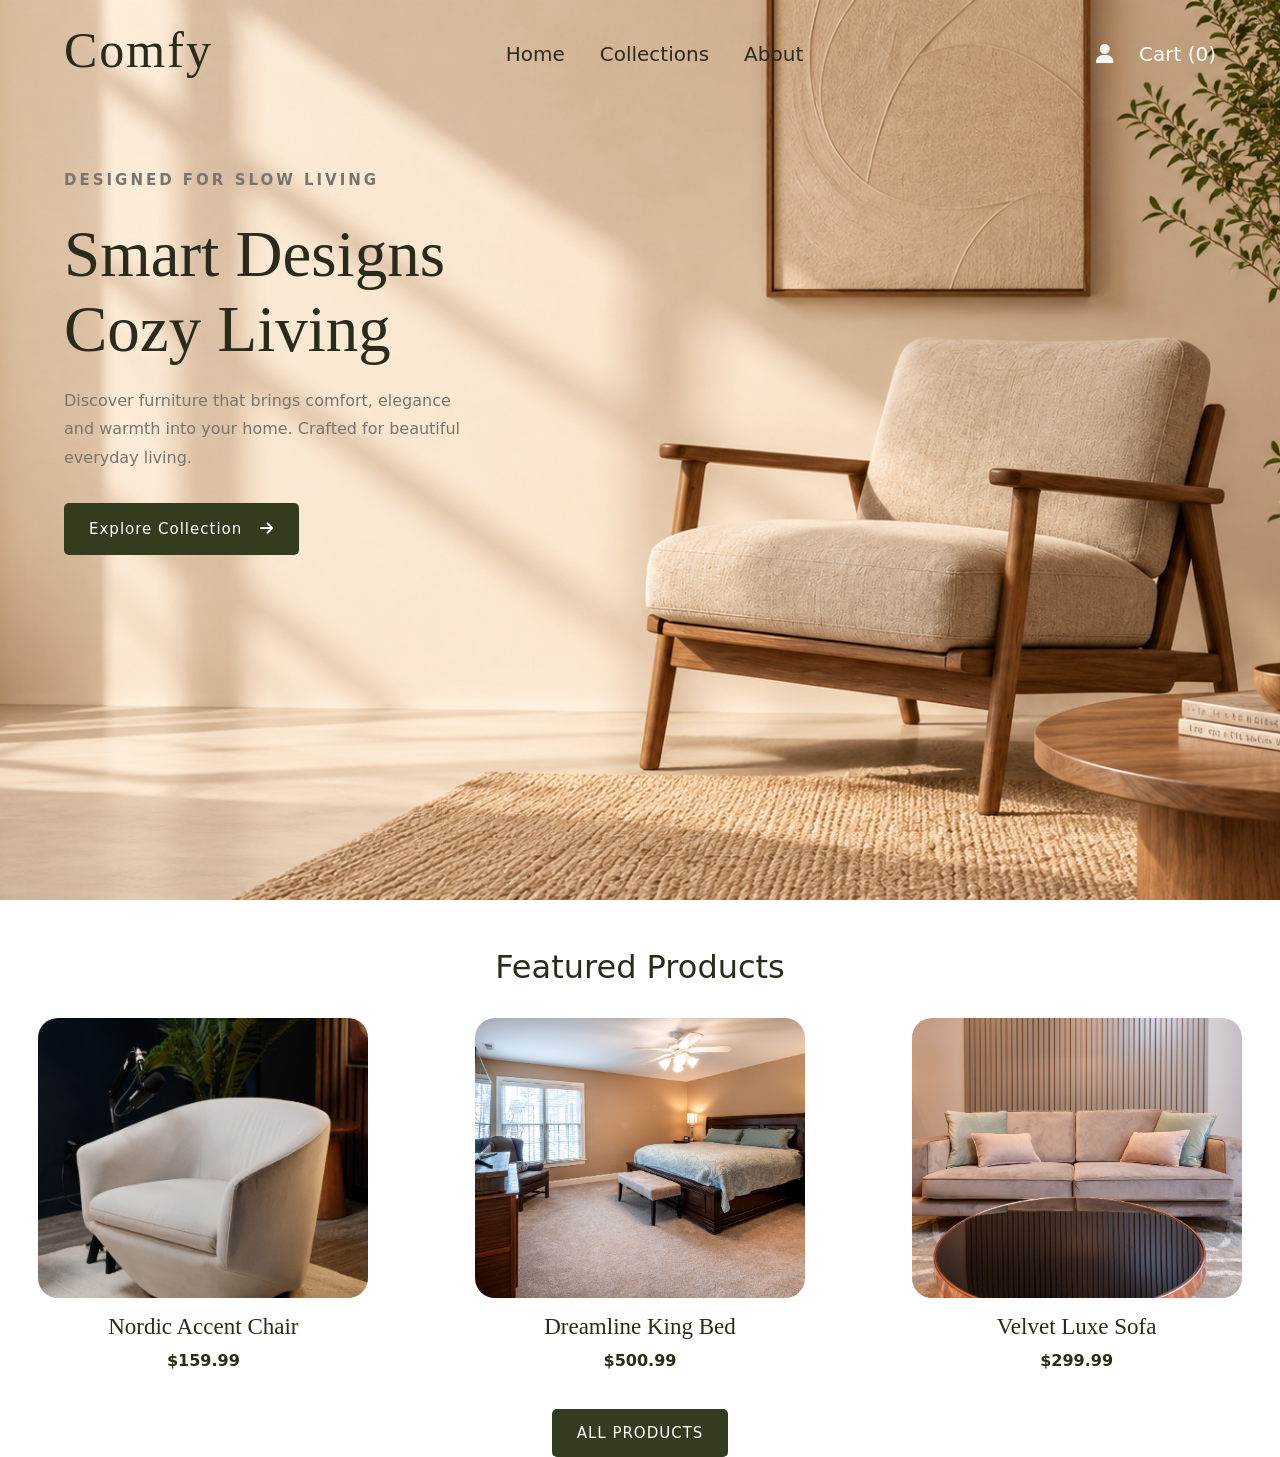
<file: index.html>
<!DOCTYPE html>
<html lang="en">
<head>
    <meta charset="UTF-8">
    <meta name="viewport" content="width=device-width, initial-scale=1.0">
    <title>Home</title>
    <link href="https://cdn.jsdelivr.net/npm/bootstrap@5.3.3/dist/css/bootstrap.min.css" rel="stylesheet">
    <link rel="stylesheet" href="https://cdnjs.cloudflare.com/ajax/libs/font-awesome/6.5.0/css/all.min.css">
    <link rel="stylesheet" href="./CSS/style.css">
<body>
    <header class="hero">
        <nav class="comfy-navbar">
            <div class="logo">
                <h2>Comfy</h2>
            </div>
        <div class="nav-links">
            <a href="#">Home</a>
            <a href="./collections.html">Collections</a>
            <a href="#">About</a>
            <!-- <a href="#">Journal</a> -->
        </div>
        <div class="nav-icons">
        <div class="dropdown">
            <button class="profile-btn" type="button" data-bs-toggle="dropdown" aria-expanded="false">
                <i class="fa-solid fa-user"></i>
            </button>
            <div class="dropdown-menu dropdown-menu-end p-3">
                <h5>Welcome To Comfy</h5>
                <p>Sign in for a better experience</p>
                <a href="#" class="btn btn-outline-secondary w-100 mb-2"
                    data-bs-toggle="modal" data-bs-target="#loginModal">
                    Login
                </a>
                <a href="#" class="btn btn-warning w-100">
                    <i class="fa-solid fa-user-plus"></i>
                    Sign Up
                </a>
            </div>
        </div>
            <a href="#">Cart (0)</a>
        </div>
    </nav>
        <div class="hero-content">
            <span class="tagline">DESIGNED FOR SLOW LIVING</span>
            <h1>
                Smart Designs<br>
                Cozy Living
            </h1>
            <p>
                Discover furniture that brings comfort,
                elegance and warmth into your home.
                Crafted for beautiful everyday living.
            </p>
            <a href="#" class="collection-btn">
                Explore Collection <i class="fa-solid fa-arrow-right"></i>
            </a>
        </div>
    </header> 
    <br><br>
    <section class="featured-products">
        <h2>Featured Products</h2>
        <br>
        <div class="product-grid">
    <div class="product-card">
        <!-- product 1 -->
        <div class="product-image">
            <img src="./Assets/Images/Nordic Accent Chair.jpg" alt="Product 1">

            <div class="product-icons">
                <a href="./product1.html">
                    <i class="fa-solid fa-magnifying-glass"></i>
                </a>
                <a href="#"><i class="fa-solid fa-cart-shopping"></i></a>
            </div>
        </div>
        <h3>Nordic Accent Chair</h3>
        <p>$159.99</p>
    </div>
    <!-- product 2 -->
    <div class="product-card">
        <div class="product-image">
            <img src="./Assets/Images/Dreamline King Bed.jpg" alt="Product 2">

            <div class="product-icons">
                <a href="./product2.html">
                    <i class="fa-solid fa-magnifying-glass"></i>
                </a>
                <a href="#"><i class="fa-solid fa-cart-shopping"></i></a>
            </div>
        </div>

        <h3>Dreamline King Bed</h3>
        <p>$500.99</p>
    </div>
    <!-- product 3 -->
    <div class="product-card">
        <div class="product-image">
            <img src="./Assets/Images/Velvet Luxe Sofa.jpg" alt="Product 3">

            <div class="product-icons">
                <a href="./product3.html">
                    <i class="fa-solid fa-magnifying-glass"></i>
                </a>
                <a href="#"><i class="fa-solid fa-cart-shopping"></i></a>
            </div>
        </div>
        <h3>Velvet Luxe Sofa</h3>
        <p>$299.99</p>
    </div>

</div>
        <div>
            <a href="#" class="all-products-btn">
                ALL PRODUCTS
            </a>
        </div>
    <script src="https://cdn.jsdelivr.net/npm/bootstrap@5.3.3/dist/js/bootstrap.bundle.min.js"></script>
</body>
</html>
</file>
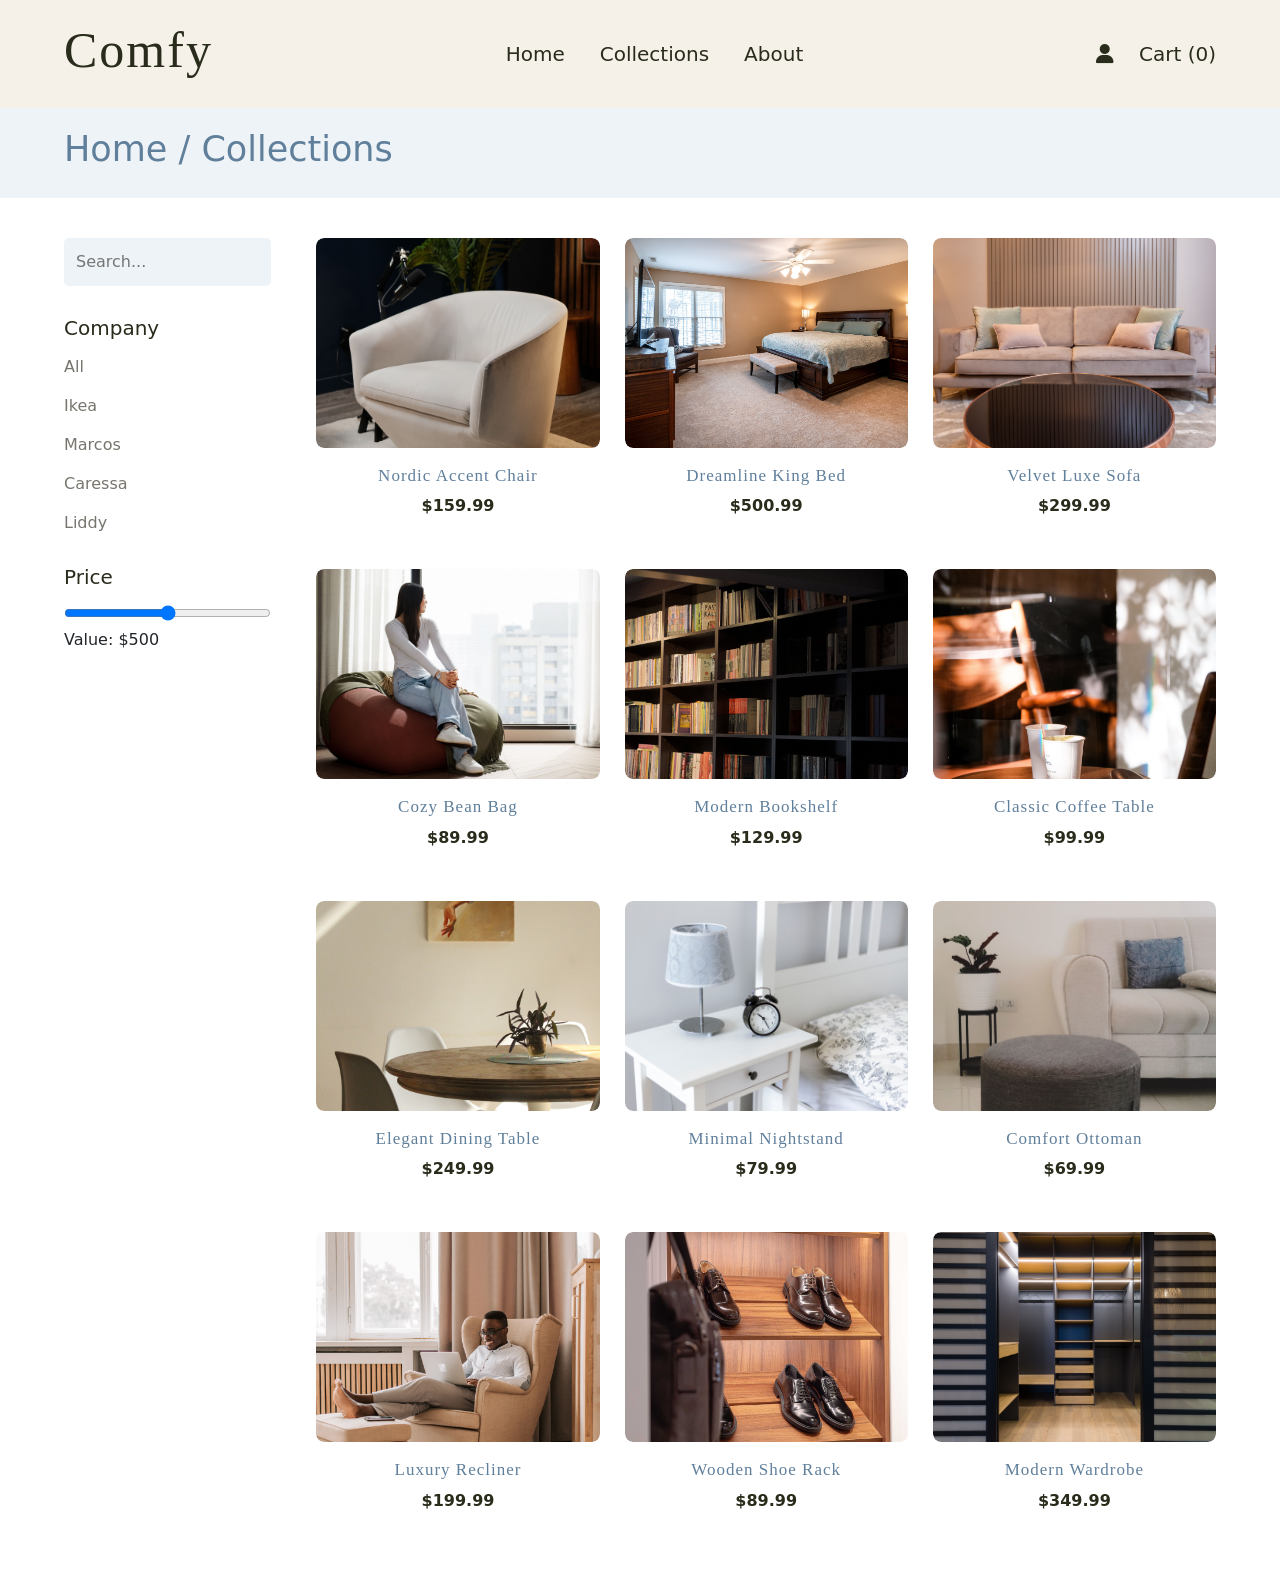
<file: collections.html>
<!DOCTYPE html>
<html lang="en">
<head>
    <meta charset="UTF-8">
    <meta name="viewport" content="width=device-width, initial-scale=1.0">

    <title>Collections | Comfy</title>

    <link href="https://cdn.jsdelivr.net/npm/bootstrap@5.3.3/dist/css/bootstrap.min.css" rel="stylesheet">

    <link rel="stylesheet" href="https://cdnjs.cloudflare.com/ajax/libs/font-awesome/6.5.0/css/all.min.css">

    <link rel="stylesheet" href="./CSS/style.css">
</head>

<body>

<header class="product-header">

    <nav class="comfy-navbar">

        <div class="logo">
            <h2>Comfy</h2>
        </div>

        <div class="nav-links">
            <a href="./index.html">Home</a>
            <a href="./collections.html">Collections</a>
            <a href="#">About</a>
            <!-- <a href="#">Journal</a> -->
        </div>

        <div class="nav-icons">

            <div class="dropdown">
                <button class="profile-btn" type="button" data-bs-toggle="dropdown">
                    <i class="fa-solid fa-user"></i>
                </button>

                <div class="dropdown-menu dropdown-menu-end p-3">
                    <h5>Welcome To Comfy</h5>
                    <p>Sign in for a better experience</p>
                    <a href="#" class="btn btn-outline-secondary w-100 mb-2">Login</a>
                    <a href="#" class="btn btn-warning w-100">Sign Up</a>
                </div>
            </div>

            <a href="#">Cart (0)</a>

        </div>

    </nav>

</header>


<section class="collections-banner">
    <h1>Home / Collections</h1>
</section>


<section class="collections-container">

    <aside class="category-sidebar">

        <input type="search" placeholder="Search..." class="search-box">

        <div class="filter-section">
            <h3>Company</h3>

            <ul>
                <li><a href="#">All</a></li>
                <li><a href="#">Ikea</a></li>
                <li><a href="#">Marcos</a></li>
                <li><a href="#">Caressa</a></li>
                <li><a href="#">Liddy</a></li>
            </ul>
        </div>

        <div class="filter-section">
            <h3>Price</h3>

            <input type="range" min="0" max="1000" value="500">

            <p>Value: $500</p>
        </div>

    </aside>


    <div class="collections-products">

        <div class="product-grid">


            <!-- PRODUCT 1 - NORDIC ACCENT CHAIR -->

            <div class="product-card">

                <div class="product-image">

                    <img src="./Assets/Images/Nordic%20Accent%20Chair.jpg" alt="Nordic Chair">

                    <div class="product-icons">
                        <a href="./product1.html">
                            <i class="fa-solid fa-magnifying-glass"></i>
                        </a>

                        <a href="#">
                            <i class="fa-solid fa-cart-shopping"></i>
                        </a>
                    </div>

                </div>

                <h3>Nordic Accent Chair</h3>
                <p>$159.99</p>

            </div>


            <!-- PRODUCT 2 - DREAMLINE KING BED -->

            <div class="product-card">

                <div class="product-image">

                    <img src="./Assets/Images/Dreamline%20King%20Bed.jpg" alt="King Bed">

                    <div class="product-icons">
                        <a href="./product2.html">
                            <i class="fa-solid fa-magnifying-glass"></i>
                        </a>

                        <a href="#">
                            <i class="fa-solid fa-cart-shopping"></i>
                        </a>
                    </div>

                </div>

                <h3>Dreamline King Bed</h3>
                <p>$500.99</p>

            </div>


            <!-- PRODUCT 3 - VELVET LUXE SOFA -->

            <div class="product-card">

                <div class="product-image">

                    <img src="./Assets/Images/Velvet%20Luxe%20Sofa.jpg" alt="Velvet Sofa">

                    <div class="product-icons">
                        <a href="./product3.html">
                            <i class="fa-solid fa-magnifying-glass"></i>
                        </a>

                        <a href="#">
                            <i class="fa-solid fa-cart-shopping"></i>
                        </a>
                    </div>

                </div>

                <h3>Velvet Luxe Sofa</h3>
                <p>$299.99</p>

            </div>


            <!-- PRODUCT 4 - BEAN BAG -->

            <div class="product-card">

                <div class="product-image">

                    <img src="./Assets/Images/bean%20bag.jpg" alt="Bean Bag">

                    <div class="product-icons">
                        <a href="./product4.html">
                            <i class="fa-solid fa-magnifying-glass"></i>
                        </a>

                        <a href="#">
                            <i class="fa-solid fa-cart-shopping"></i>
                        </a>
                    </div>

                </div>

                <h3>Cozy Bean Bag</h3>
                <p>$89.99</p>

            </div>


            <!-- PRODUCT 5 - BOOKSHELF -->

            <div class="product-card">

                <div class="product-image">

                    <img src="./Assets/Images/BookShelf.jpg" alt="Bookshelf">

                    <div class="product-icons">
                        <a href="./product5.html">
                            <i class="fa-solid fa-magnifying-glass"></i>
                        </a>

                        <a href="#">
                            <i class="fa-solid fa-cart-shopping"></i>
                        </a>
                    </div>

                </div>

                <h3>Modern Bookshelf</h3>
                <p>$129.99</p>

            </div>


            <!-- PRODUCT 6 - COFFEE TABLE -->

            <div class="product-card">

                <div class="product-image">

                    <img src="./Assets/Images/Coffee%20Table.jpg" alt="Coffee Table">

                    <div class="product-icons">
                        <a href="./product6.html">
                            <i class="fa-solid fa-magnifying-glass"></i>
                        </a>

                        <a href="#">
                            <i class="fa-solid fa-cart-shopping"></i>
                        </a>
                    </div>

                </div>

                <h3>Classic Coffee Table</h3>
                <p>$99.99</p>

            </div>


            <!-- PRODUCT 7 - DINING TABLE -->

            <div class="product-card">

                <div class="product-image">

                    <img src="./Assets/Images/Dining%20Table.jpg" alt="Dining Table">

                    <div class="product-icons">
                        <a href="./product7.html">
                            <i class="fa-solid fa-magnifying-glass"></i>
                        </a>

                        <a href="#">
                            <i class="fa-solid fa-cart-shopping"></i>
                        </a>
                    </div>

                </div>

                <h3>Elegant Dining Table</h3>
                <p>$249.99</p>

            </div>


            <!-- PRODUCT 8 - NIGHTSTAND -->

            <div class="product-card">

                <div class="product-image">

                    <img src="./Assets/Images/nightstand.jpg" alt="Nightstand">

                    <div class="product-icons">
                        <a href="./product8.html">
                            <i class="fa-solid fa-magnifying-glass"></i>
                        </a>

                        <a href="#">
                            <i class="fa-solid fa-cart-shopping"></i>
                        </a>
                    </div>

                </div>

                <h3>Minimal Nightstand</h3>
                <p>$79.99</p>

            </div>


            <!-- PRODUCT 9 - OTTOMAN -->

            <div class="product-card">

                <div class="product-image">

                    <img src="./Assets/Images/Ottoman.jpg" alt="Ottoman">

                    <div class="product-icons">
                        <a href="./product9.html">
                            <i class="fa-solid fa-magnifying-glass"></i>
                        </a>

                        <a href="#">
                            <i class="fa-solid fa-cart-shopping"></i>
                        </a>
                    </div>

                </div>

                <h3>Comfort Ottoman</h3>
                <p>$69.99</p>

            </div>


            <!-- PRODUCT 10 - RECLINER -->

            <div class="product-card">

                <div class="product-image">

                    <img src="./Assets/Images/Recliner.jpg" alt="Recliner">

                    <div class="product-icons">
                        <a href="./product10.html">
                            <i class="fa-solid fa-magnifying-glass"></i>
                        </a>

                        <a href="#">
                            <i class="fa-solid fa-cart-shopping"></i>
                        </a>
                    </div>

                </div>

                <h3>Luxury Recliner</h3>
                <p>$199.99</p>

            </div>


            <!-- PRODUCT 11 - SHOE RACK -->

            <div class="product-card">

                <div class="product-image">

                    <img src="./Assets/Images/shoerack.jpg" alt="Shoe Rack">

                    <div class="product-icons">
                        <a href="./product11.html">
                            <i class="fa-solid fa-magnifying-glass"></i>
                        </a>

                        <a href="#">
                            <i class="fa-solid fa-cart-shopping"></i>
                        </a>
                    </div>

                </div>

                <h3>Wooden Shoe Rack</h3>
                <p>$89.99</p>

            </div>


            <!-- PRODUCT 12 - WARDROBE -->

            <div class="product-card">

                <div class="product-image">

                    <img src="./Assets/Images/WardRobe.jpg" alt="Wardrobe">

                    <div class="product-icons">
                        <a href="./product12.html">
                            <i class="fa-solid fa-magnifying-glass"></i>
                        </a>

                        <a href="#">
                            <i class="fa-solid fa-cart-shopping"></i>
                        </a>
                    </div>

                </div>

                <h3>Modern Wardrobe</h3>
                <p>$349.99</p>

            </div>


        </div>

    </div>

</section>

</body>
</html>
</file>
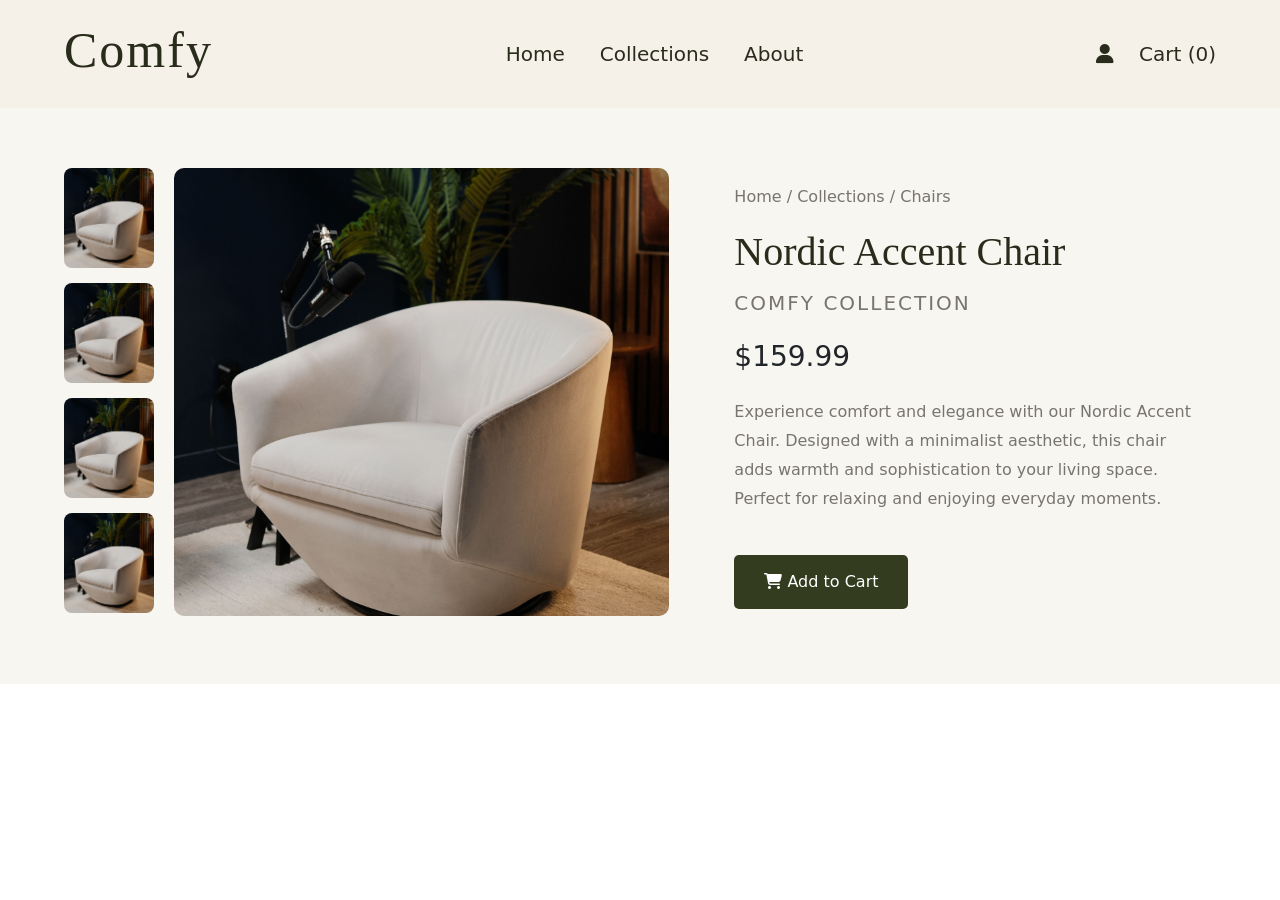
<file: product1.html>
<!DOCTYPE html>
<html lang="en">
<head>
    <meta charset="UTF-8">
    <meta name="viewport" content="width=device-width, initial-scale=1.0">

    <title>Nordic Accent Chair | Comfy</title>

    <link href="https://cdn.jsdelivr.net/npm/bootstrap@5.3.3/dist/css/bootstrap.min.css" rel="stylesheet">

    <link rel="stylesheet" href="https://cdnjs.cloudflare.com/ajax/libs/font-awesome/6.5.0/css/all.min.css">

    <link rel="stylesheet" href="./CSS/style.css">
</head>

<body>
    <header class="product-header">
        <nav class="comfy-navbar">

            <div class="logo">
                <h2>Comfy</h2>
            </div>

            <div class="nav-links">
                <a href="./index.html">Home</a>
                <a href="./collections.html">Collections</a>
                <a href="#">About</a>
                <!-- <a href="#">Journal</a> -->
            </div>

            <div class="nav-icons">
                <div class="dropdown">
                    <button class="profile-btn" type="button" data-bs-toggle="dropdown">
                        <i class="fa-solid fa-user"></i>
                    </button>

                    <div class="dropdown-menu dropdown-menu-end p-3">
                        <h5>Welcome To Comfy</h5>
                        <p>Sign in for a better experience</p>

                        <a href="#" class="btn btn-outline-secondary w-100 mb-2">
                            Login
                        </a>

                        <a href="#" class="btn btn-warning w-100">
                            Sign Up
                        </a>
                    </div>
                </div>

                <a href="#">Cart (0)</a>
            </div>

        </nav>
    </header>

    <section class="single-product">

        <div class="product-gallery">
            <div class="product-thumbnails">

    <img src="./Assets/Images/Nordic Accent Chair.jpg" alt="Chair view 1">

    <img src="./Assets/Images/Nordic Accent Chair.jpg" alt="Chair view 2">

    <img src="./Assets/Images/Nordic Accent Chair.jpg" alt="Chair view 3">

    <img src="./Assets/Images/Nordic Accent Chair.jpg" alt="Chair view 4">

</div>
            <div class="main-product-image">
                <img src="./Assets/Images/Nordic Accent Chair.jpg" alt="Nordic Accent Chair">
            </div>

        </div>
        <div class="product-description">

            <p class="breadcrumb">Home / Collections / Chairs</p>

            <h1>Nordic Accent Chair</h1>

            <h5>COMFY COLLECTION</h5>

            <h3>$159.99</h3>
            <p>
                Experience comfort and elegance with our Nordic Accent Chair.
                Designed with a minimalist aesthetic, this chair adds warmth
                and sophistication to your living space.

                Perfect for relaxing and enjoying everyday moments.
            </p>

            <button class="add-cart-btn">
                <i class="fa-solid fa-cart-shopping"></i>
                Add to Cart
            </button>

        </div>

    </section>
    <script src="https://cdn.jsdelivr.net/npm/bootstrap@5.3.3/dist/js/bootstrap.bundle.min.js"></script>
</body>
</html>
</file>
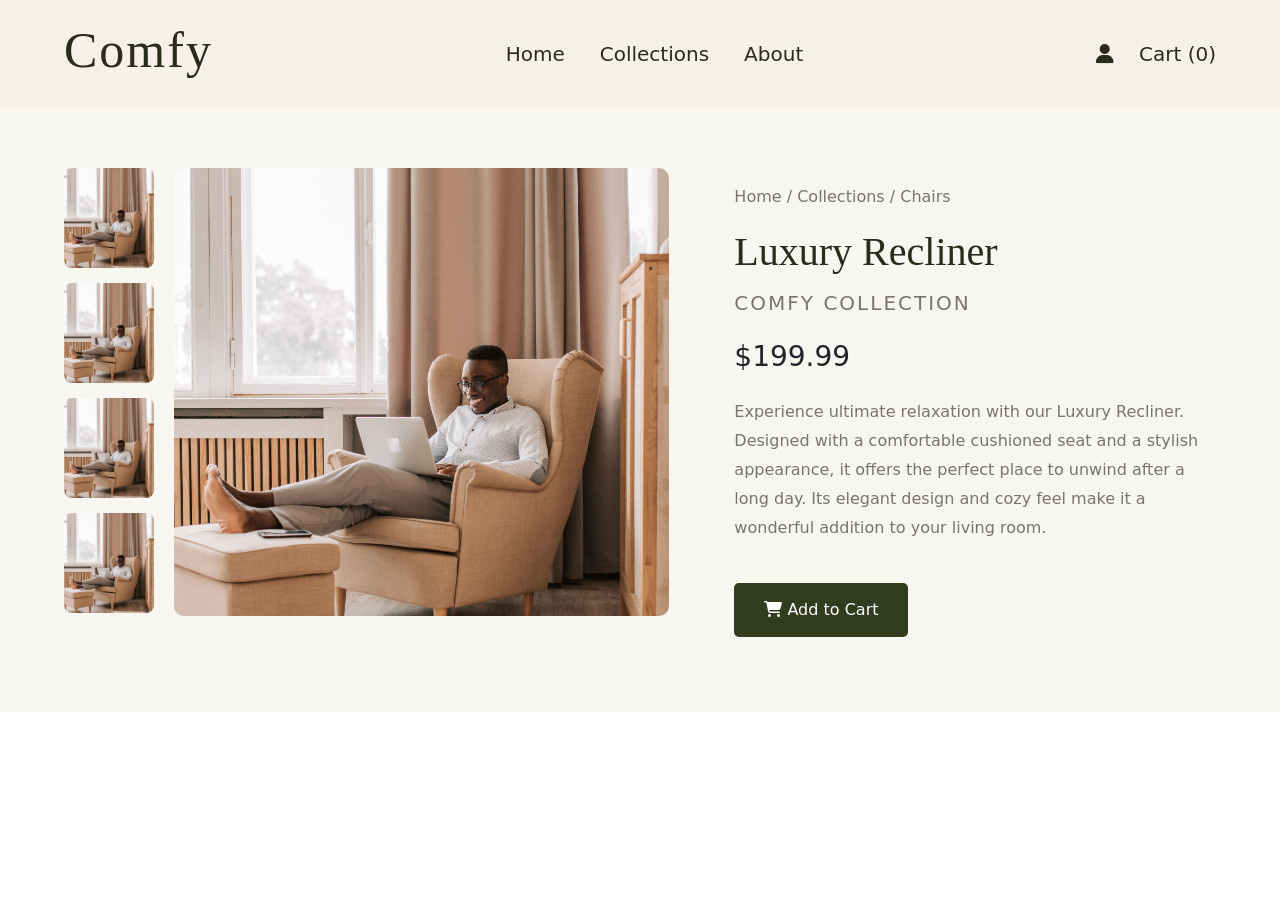
<file: product10.html>
<!DOCTYPE html>
<html lang="en">
<head>
    <meta charset="UTF-8">
    <meta name="viewport" content="width=device-width, initial-scale=1.0">

    <title>Luxury Recliner | Comfy</title>

    <link href="https://cdn.jsdelivr.net/npm/bootstrap@5.3.3/dist/css/bootstrap.min.css" rel="stylesheet">

    <link rel="stylesheet" href="https://cdnjs.cloudflare.com/ajax/libs/font-awesome/6.5.0/css/all.min.css">

    <link rel="stylesheet" href="./CSS/style.css">
</head>

<body>
    <header class="product-header">
        <nav class="comfy-navbar">

            <div class="logo">
                <h2>Comfy</h2>
            </div>

            <div class="nav-links">
                <a href="./index.html">Home</a>
                <a href="./collections.html">Collections</a>
                <a href="#">About</a>
                <!-- <a href="#">Journal</a> -->
            </div>

            <div class="nav-icons">
                <div class="dropdown">
                    <button class="profile-btn" type="button" data-bs-toggle="dropdown">
                        <i class="fa-solid fa-user"></i>
                    </button>

                    <div class="dropdown-menu dropdown-menu-end p-3">
                        <h5>Welcome To Comfy</h5>
                        <p>Sign in for a better experience</p>

                        <a href="#" class="btn btn-outline-secondary w-100 mb-2">
                            Login
                        </a>

                        <a href="#" class="btn btn-warning w-100">
                            Sign Up
                        </a>
                    </div>
                </div>

                <a href="#">Cart (0)</a>
            </div>

        </nav>
    </header>

    <section class="single-product">

        <div class="product-gallery">
            <div class="product-thumbnails">

    <img src="./Assets/Images/Recliner.jpg" alt="Chair view 1">

    <img src="./Assets/Images/Recliner.jpg" alt="Chair view 2">
    <img src="./Assets/Images/Recliner.jpg" alt="Chair view 3">

    <img src="./Assets/Images/Recliner.jpg" alt="Chair view 4">

</div>
            <div class="main-product-image">
                <img src="./Assets/Images/Recliner.jpg" Table.jpg" alt="Bean Bag">
            </div>

        </div>
        <div class="product-description">

            <p class="breadcrumb">Home / Collections / Chairs</p>

            <h1>Luxury Recliner</h1>

            <h5>COMFY COLLECTION</h5>

            <h3>$199.99</h3>
            <p>
              Experience ultimate relaxation with our Luxury Recliner. Designed with a comfortable cushioned seat and a stylish appearance, it offers the perfect place to unwind after a long day. Its elegant design and cozy feel make it a wonderful addition to your living room.
            </p>

            <button class="add-cart-btn">
                <i class="fa-solid fa-cart-shopping"></i>
                Add to Cart
            </button>
        </div>
    </section>
    <script src="https://cdn.jsdelivr.net/npm/bootstrap@5.3.3/dist/js/bootstrap.bundle.min.js"></script>
</body>
</html>
</file>
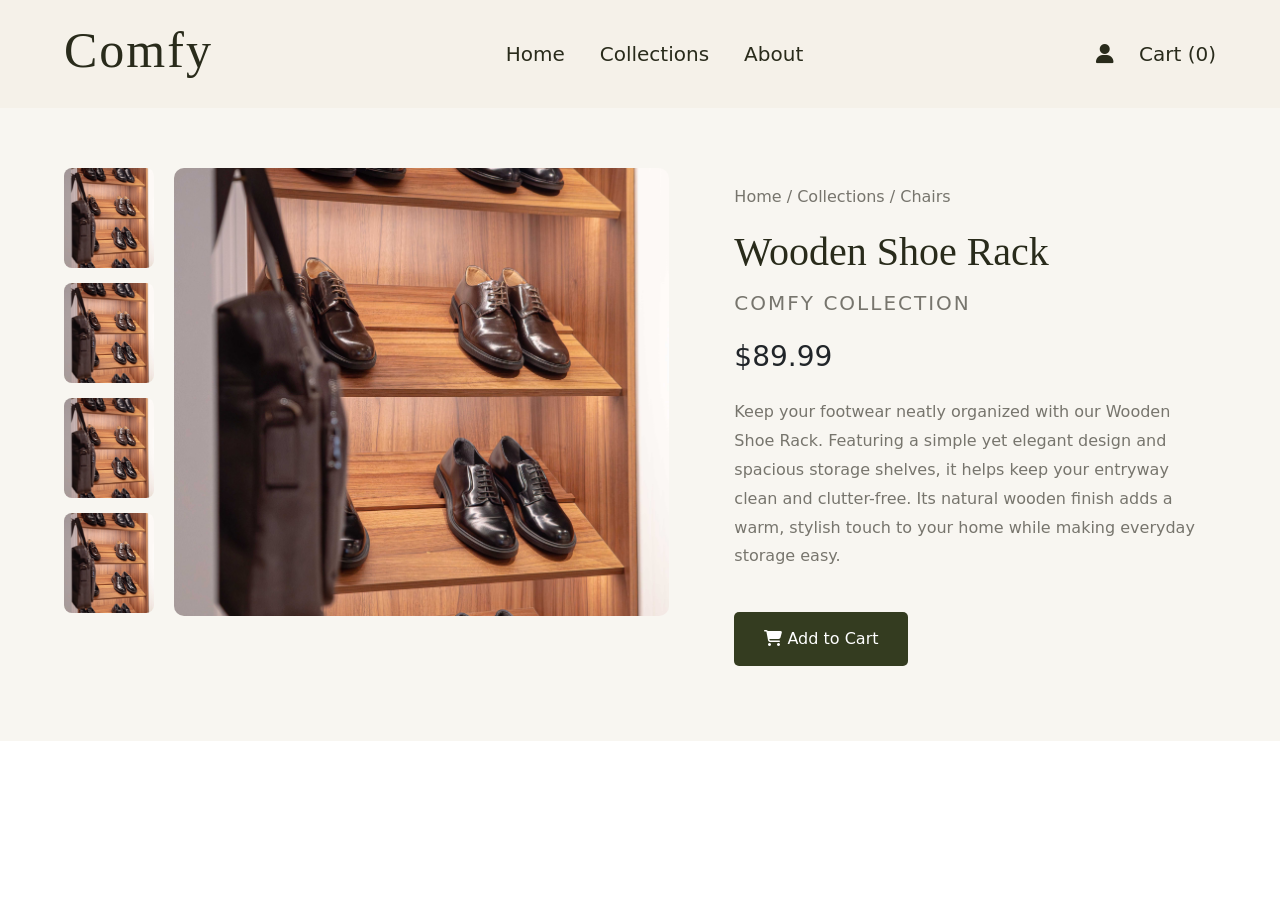
<file: product11.html>
<!DOCTYPE html>
<html lang="en">
<head>
    <meta charset="UTF-8">
    <meta name="viewport" content="width=device-width, initial-scale=1.0">

    <title>Wooden Shoe Rack | Comfy</title>

    <link href="https://cdn.jsdelivr.net/npm/bootstrap@5.3.3/dist/css/bootstrap.min.css" rel="stylesheet">

    <link rel="stylesheet" href="https://cdnjs.cloudflare.com/ajax/libs/font-awesome/6.5.0/css/all.min.css">

    <link rel="stylesheet" href="./CSS/style.css">
</head>

<body>
    <header class="product-header">
        <nav class="comfy-navbar">

            <div class="logo">
                <h2>Comfy</h2>
            </div>

            <div class="nav-links">
                <a href="./index.html">Home</a>
                <a href="./collections.html">Collections</a>
                <a href="#">About</a>
                <!-- <a href="#">Journal</a> -->
            </div>

            <div class="nav-icons">
                <div class="dropdown">
                    <button class="profile-btn" type="button" data-bs-toggle="dropdown">
                        <i class="fa-solid fa-user"></i>
                    </button>

                    <div class="dropdown-menu dropdown-menu-end p-3">
                        <h5>Welcome To Comfy</h5>
                        <p>Sign in for a better experience</p>

                        <a href="#" class="btn btn-outline-secondary w-100 mb-2">
                            Login
                        </a>

                        <a href="#" class="btn btn-warning w-100">
                            Sign Up
                        </a>
                    </div>
                </div>

                <a href="#">Cart (0)</a>
            </div>

        </nav>
    </header>

    <section class="single-product">

        <div class="product-gallery">
            <div class="product-thumbnails">

    <img src="./Assets/Images/shoerack.jpg" alt="Chair view 1">

    <img src="./Assets/Images/shoerack.jpg" alt="Chair view 2">
    <img src="./Assets/Images/shoerack.jpg" alt="Chair view 3">

    <img src="./Assets/Images/shoerack.jpg" alt="Chair view 4">

</div>
            <div class="main-product-image">
                <img src="./Assets/Images/shoerack.jpg" Table.jpg" alt="Bean Bag">
            </div>

        </div>
        <div class="product-description">

            <p class="breadcrumb">Home / Collections / Chairs</p>

            <h1>Wooden Shoe Rack</h1>

            <h5>COMFY COLLECTION</h5>

            <h3>$89.99</h3>
            <p>
              Keep your footwear neatly organized with our Wooden Shoe Rack. Featuring a simple yet elegant design and spacious storage shelves, it helps keep your entryway clean and clutter-free. Its natural wooden finish adds a warm, stylish touch to your home while making everyday storage easy.
            </p>

            <button class="add-cart-btn">
                <i class="fa-solid fa-cart-shopping"></i>
                Add to Cart
            </button>
        </div>
    </section>
    <script src="https://cdn.jsdelivr.net/npm/bootstrap@5.3.3/dist/js/bootstrap.bundle.min.js"></script>
</body>
</html>
</file>
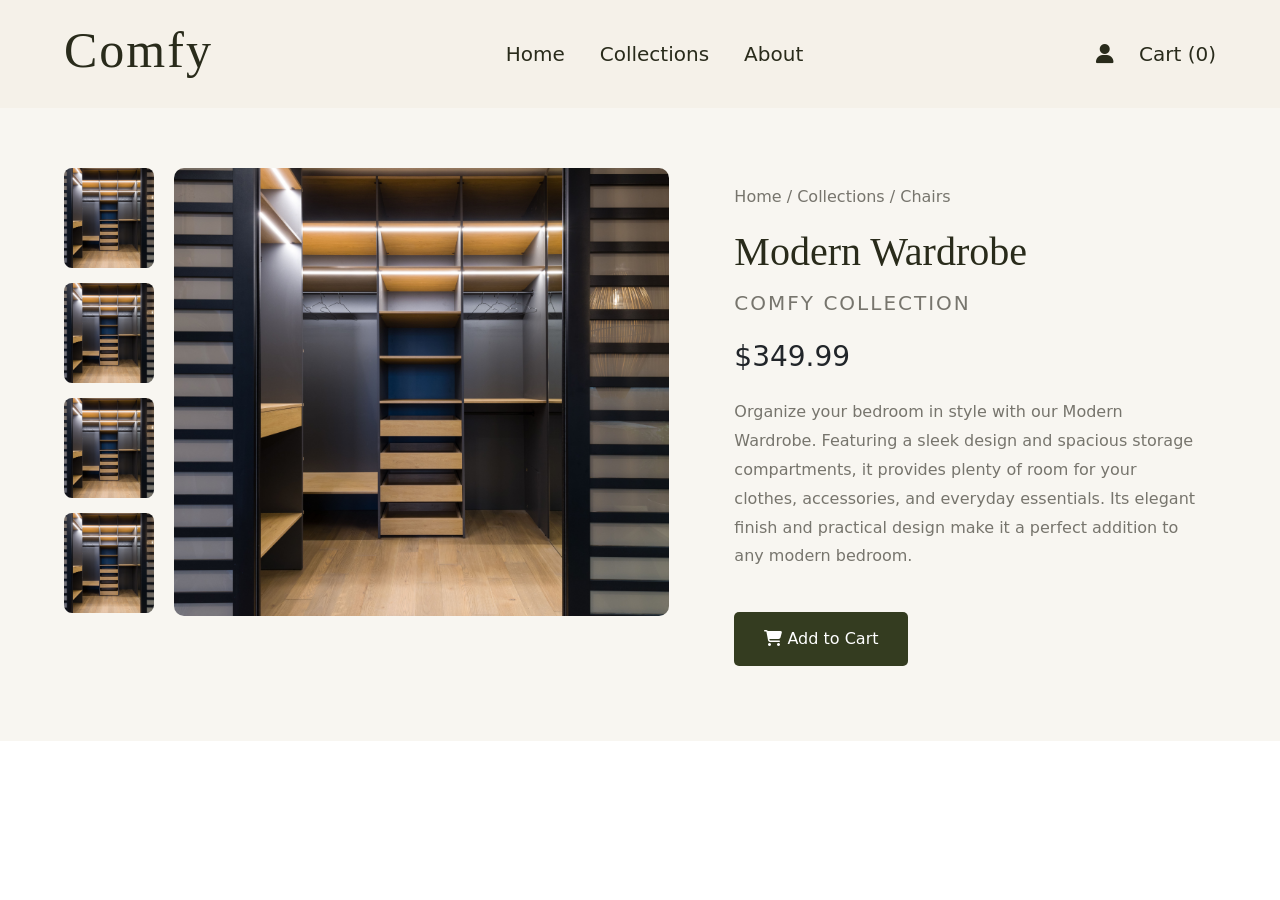
<file: product12.html>
<!DOCTYPE html>
<html lang="en">
<head>
    <meta charset="UTF-8">
    <meta name="viewport" content="width=device-width, initial-scale=1.0">

    <title>Modern Wardrobe | Comfy</title>

    <link href="https://cdn.jsdelivr.net/npm/bootstrap@5.3.3/dist/css/bootstrap.min.css" rel="stylesheet">

    <link rel="stylesheet" href="https://cdnjs.cloudflare.com/ajax/libs/font-awesome/6.5.0/css/all.min.css">

    <link rel="stylesheet" href="./CSS/style.css">
</head>

<body>
    <header class="product-header">
        <nav class="comfy-navbar">

            <div class="logo">
                <h2>Comfy</h2>
            </div>

            <div class="nav-links">
                <a href="./index.html">Home</a>
                <a href="./collections.html">Collections</a>
                <a href="#">About</a>
                <!-- <a href="#">Journal</a> -->
            </div>

            <div class="nav-icons">
                <div class="dropdown">
                    <button class="profile-btn" type="button" data-bs-toggle="dropdown">
                        <i class="fa-solid fa-user"></i>
                    </button>

                    <div class="dropdown-menu dropdown-menu-end p-3">
                        <h5>Welcome To Comfy</h5>
                        <p>Sign in for a better experience</p>

                        <a href="#" class="btn btn-outline-secondary w-100 mb-2">
                            Login
                        </a>

                        <a href="#" class="btn btn-warning w-100">
                            Sign Up
                        </a>
                    </div>
                </div>

                <a href="#">Cart (0)</a>
            </div>

        </nav>
    </header>

    <section class="single-product">

        <div class="product-gallery">
            <div class="product-thumbnails">

    <img src="./Assets/Images/WardRobe.jpg" alt="Chair view 1">

    <img src="./Assets/Images/WardRobe.jpg" alt="Chair view 2">
    <img src="./Assets/Images/WardRobe.jpg" alt="Chair view 3">

    <img src="./Assets/Images/WardRobe.jpg" alt="Chair view 4">

</div>
            <div class="main-product-image">
                <img src="./Assets/Images/WardRobe.jpg" Table.jpg" alt="Bean Bag">
            </div>

        </div>
        <div class="product-description">

            <p class="breadcrumb">Home / Collections / Chairs</p>

            <h1>Modern Wardrobe</h1>

            <h5>COMFY COLLECTION</h5>

            <h3>$349.99</h3>
            <p>
              Organize your bedroom in style with our Modern Wardrobe. Featuring a sleek design and spacious storage compartments, it provides plenty of room for your clothes, accessories, and everyday essentials. Its elegant finish and practical design make it a perfect addition to any modern bedroom.
            </p>

            <button class="add-cart-btn">
                <i class="fa-solid fa-cart-shopping"></i>
                Add to Cart
            </button>
        </div>
    </section>
    <script src="https://cdn.jsdelivr.net/npm/bootstrap@5.3.3/dist/js/bootstrap.bundle.min.js"></script>
</body>
</html>
</file>
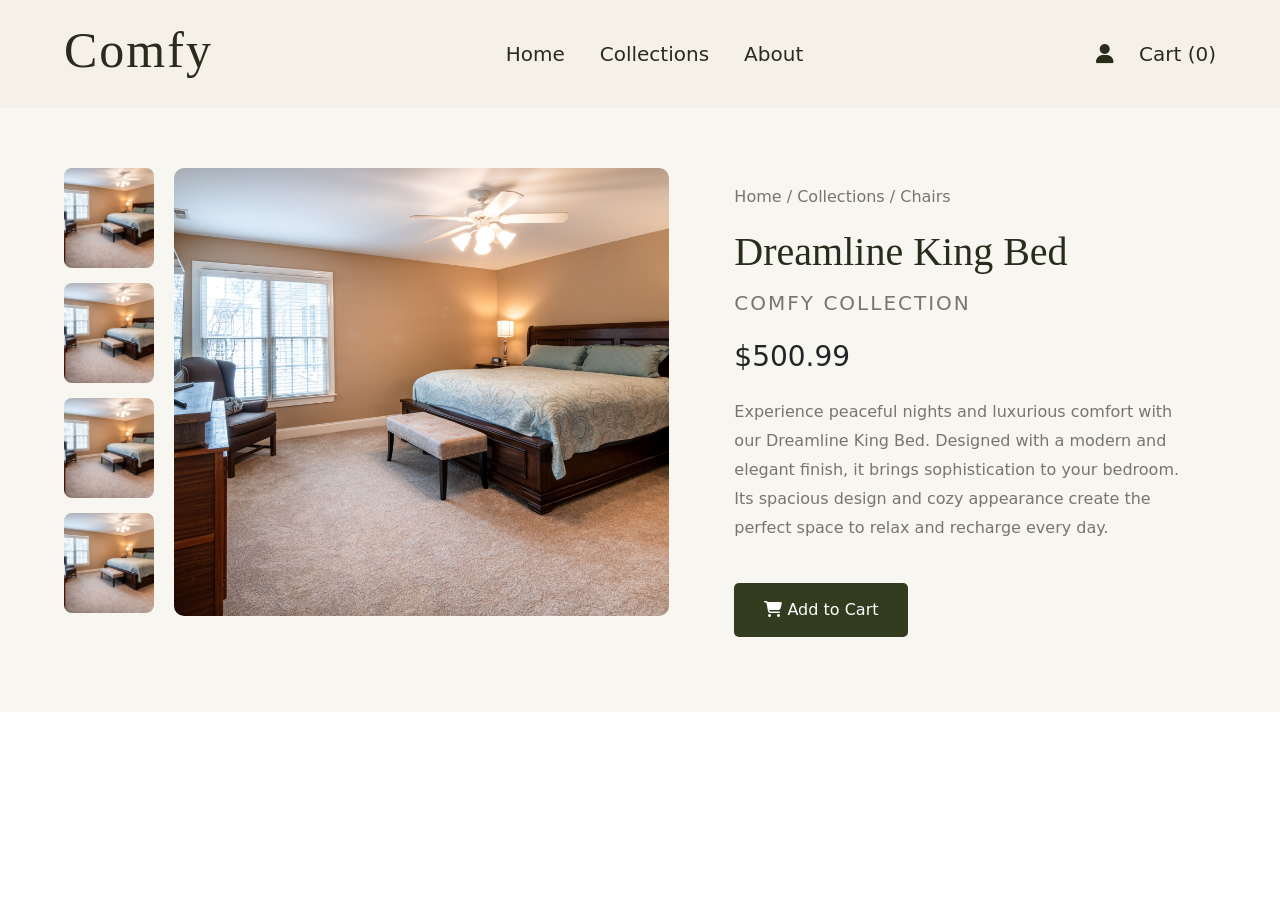
<file: product2.html>
<!DOCTYPE html>
<html lang="en">
<head>
    <meta charset="UTF-8">
    <meta name="viewport" content="width=device-width, initial-scale=1.0">

    <title>Nordic Accent Chair | Comfy</title>

    <link href="https://cdn.jsdelivr.net/npm/bootstrap@5.3.3/dist/css/bootstrap.min.css" rel="stylesheet">

    <link rel="stylesheet" href="https://cdnjs.cloudflare.com/ajax/libs/font-awesome/6.5.0/css/all.min.css">

    <link rel="stylesheet" href="./CSS/style.css">
</head>

<body>
    <header class="product-header">
        <nav class="comfy-navbar">

            <div class="logo">
                <h2>Comfy</h2>
            </div>

            <div class="nav-links">
                <a href="./index.html">Home</a>
                <a href="./collections.html">Collections</a>
                <a href="#">About</a>
                <!-- <a href="#">Journal</a> -->
            </div>

            <div class="nav-icons">
                <div class="dropdown">
                    <button class="profile-btn" type="button" data-bs-toggle="dropdown">
                        <i class="fa-solid fa-user"></i>
                    </button>

                    <div class="dropdown-menu dropdown-menu-end p-3">
                        <h5>Welcome To Comfy</h5>
                        <p>Sign in for a better experience</p>

                        <a href="#" class="btn btn-outline-secondary w-100 mb-2">
                            Login
                        </a>

                        <a href="#" class="btn btn-warning w-100">
                            Sign Up
                        </a>
                    </div>
                </div>

                <a href="#">Cart (0)</a>
            </div>

        </nav>
    </header>

    <section class="single-product">

        <div class="product-gallery">
            <div class="product-thumbnails">

   <img src="./Assets/Images/Dreamline King Bed.jpg" alt="Chair view 1">

    <img src="./Assets/Images/Dreamline King Bed.jpg" alt="Chair view 2">

    <img src="./Assets/Images/Dreamline King Bed.jpg" alt="Chair view 3">

    <img src="./Assets/Images/Dreamline King Bed.jpg" alt="Chair view 4">

</div>
            <div class="main-product-image">
                <img src="./Assets/Images/Dreamline King Bed.jpg" alt="Nordic Accent Chair">
            </div>

        </div>
        <div class="product-description">

            <p class="breadcrumb">Home / Collections / Chairs</p>

            <h1>Dreamline King Bed</h1>

            <h5>COMFY COLLECTION</h5>

            <h3>$500.99</h3>
            <p>
                Experience peaceful nights and luxurious comfort with our Dreamline King Bed. Designed with a modern and elegant finish, it brings sophistication to your bedroom. Its spacious design and cozy appearance create the perfect space to relax and recharge every day.
            </p>

            <button class="add-cart-btn">
                <i class="fa-solid fa-cart-shopping"></i>
                Add to Cart
            </button>

        </div>

    </section>
    <script src="https://cdn.jsdelivr.net/npm/bootstrap@5.3.3/dist/js/bootstrap.bundle.min.js"></script>
</body>
</html>
</file>
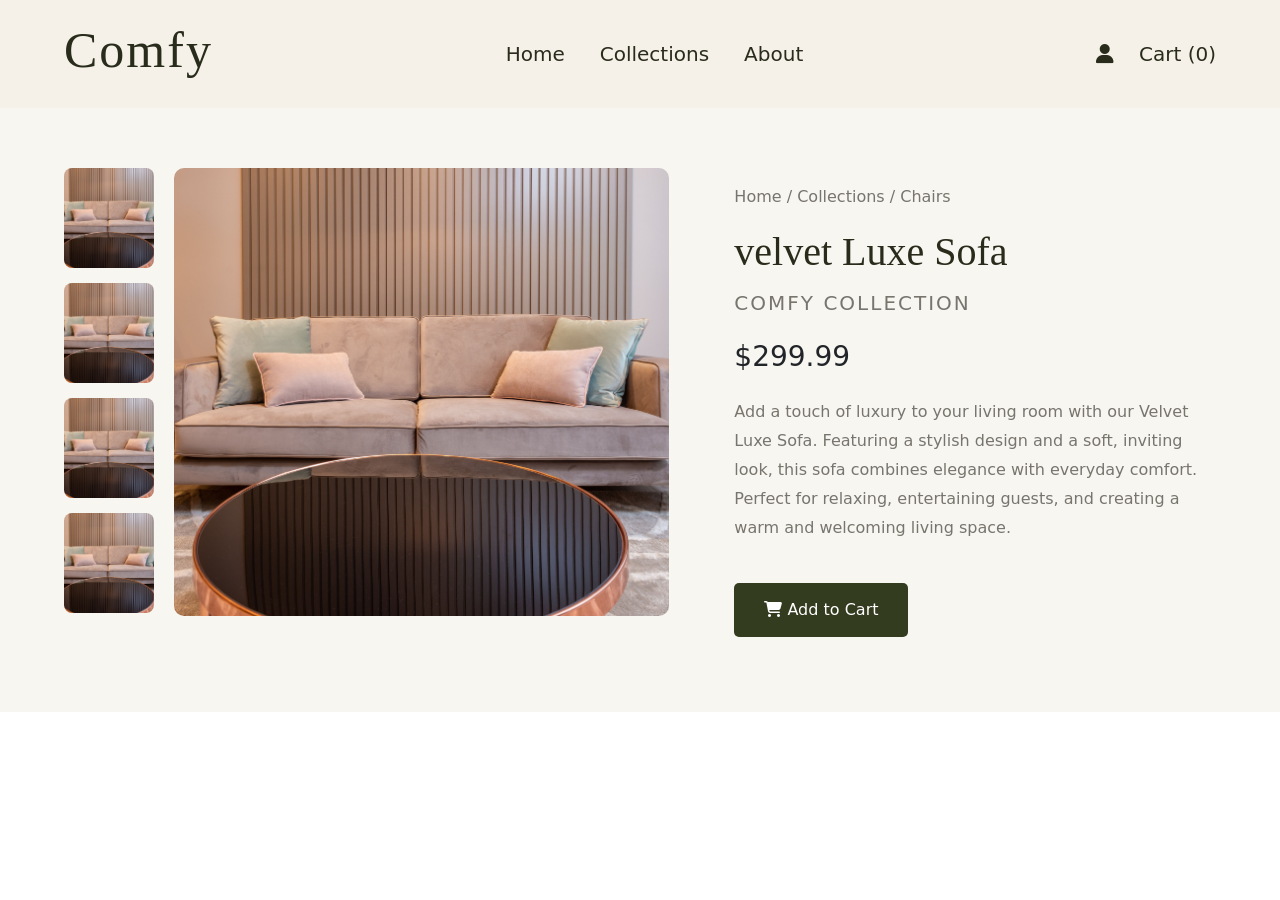
<file: product3.html>
<!DOCTYPE html>
<html lang="en">
<head>
    <meta charset="UTF-8">
    <meta name="viewport" content="width=device-width, initial-scale=1.0">

    <title>Velvet Luxe Sofa | Comfy</title>

    <link href="https://cdn.jsdelivr.net/npm/bootstrap@5.3.3/dist/css/bootstrap.min.css" rel="stylesheet">

    <link rel="stylesheet" href="https://cdnjs.cloudflare.com/ajax/libs/font-awesome/6.5.0/css/all.min.css">

    <link rel="stylesheet" href="./CSS/style.css">
</head>

<body>
    <header class="product-header">
        <nav class="comfy-navbar">

            <div class="logo">
                <h2>Comfy</h2>
            </div>

            <div class="nav-links">
                <a href="./index.html">Home</a>
                <a href="./collections.html">Collections</a>
                <a href="#">About</a>
                <!-- <a href="#">Journal</a> -->
            </div>

            <div class="nav-icons">
                <div class="dropdown">
                    <button class="profile-btn" type="button" data-bs-toggle="dropdown">
                        <i class="fa-solid fa-user"></i>
                    </button>

                    <div class="dropdown-menu dropdown-menu-end p-3">
                        <h5>Welcome To Comfy</h5>
                        <p>Sign in for a better experience</p>

                        <a href="#" class="btn btn-outline-secondary w-100 mb-2">
                            Login
                        </a>

                        <a href="#" class="btn btn-warning w-100">
                            Sign Up
                        </a>
                    </div>
                </div>

                <a href="#">Cart (0)</a>
            </div>

        </nav>
    </header>

    <section class="single-product">

        <div class="product-gallery">
            <div class="product-thumbnails">

    <img src="./Assets/Images/Velvet Luxe Sofa.jpg" alt="Chair view 1">

    <img src="./Assets/Images/Velvet Luxe Sofa.jpg" alt="Chair view 2">

    <img src="./Assets/Images/Velvet Luxe Sofa.jpg" alt="Chair view 3">

    <img src="./Assets/Images/Velvet Luxe Sofa.jpg" alt="Chair view 4">

</div>
            <div class="main-product-image">
                <img src="./Assets/Images/Velvet Luxe Sofa.jpg" alt="Velvet Luxe Sofa">
            </div>

        </div>
        <div class="product-description">

            <p class="breadcrumb">Home / Collections / Chairs</p>

            <h1>velvet Luxe Sofa</h1>

            <h5>COMFY COLLECTION</h5>

            <h3>$299.99</h3>
            <p>
                Add a touch of luxury to your living room with our Velvet Luxe Sofa. Featuring a stylish design and a soft, inviting look, this sofa combines elegance with everyday comfort. Perfect for relaxing, entertaining guests, and creating a warm and welcoming living space.
            </p>

            <button class="add-cart-btn">
                <i class="fa-solid fa-cart-shopping"></i>
                Add to Cart
            </button>
        </div>
    </section>
    <script src="https://cdn.jsdelivr.net/npm/bootstrap@5.3.3/dist/js/bootstrap.bundle.min.js"></script>
</body>
</html>
</file>
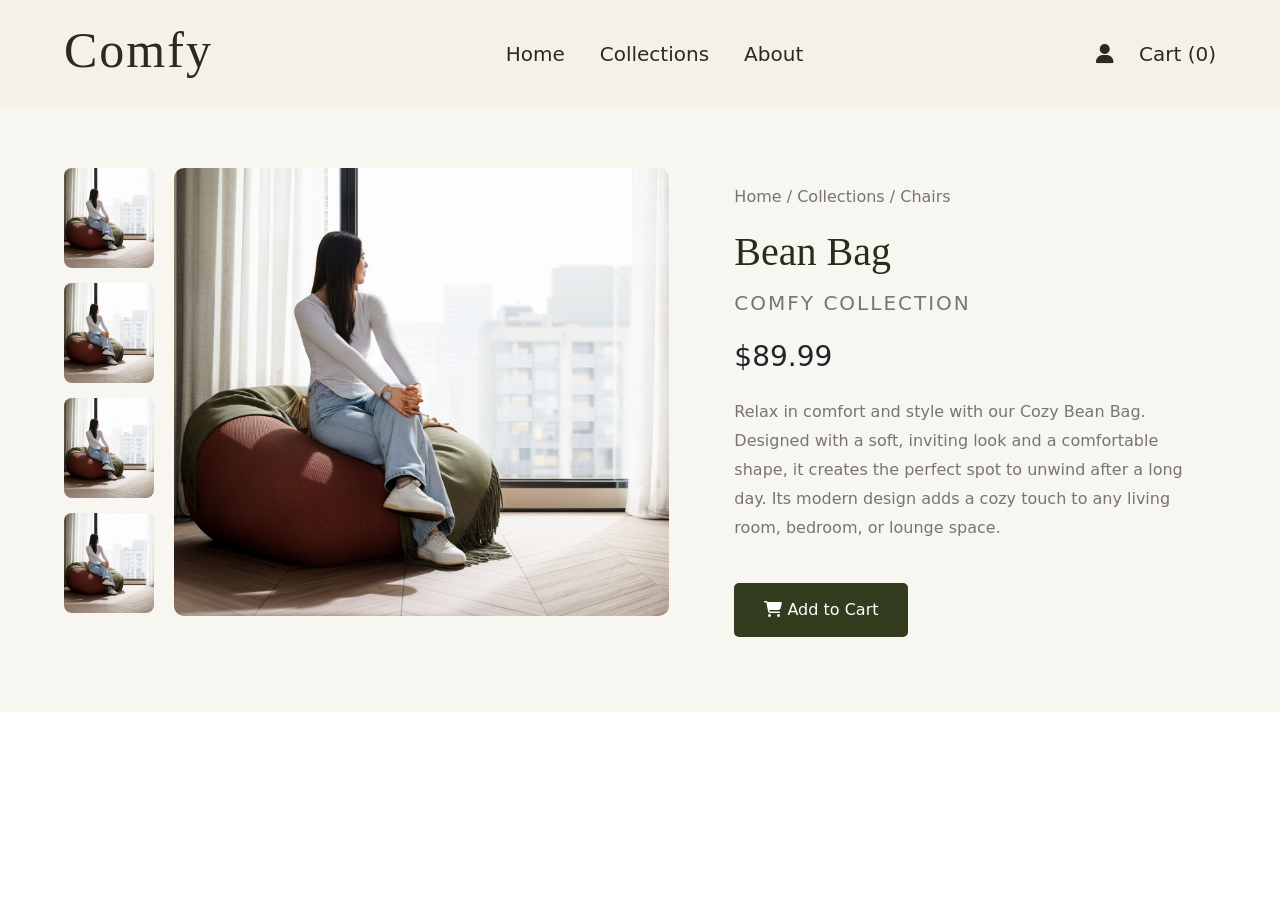
<file: product4.html>
<!DOCTYPE html>
<html lang="en">
<head>
    <meta charset="UTF-8">
    <meta name="viewport" content="width=device-width, initial-scale=1.0">

    <title>Bean Bag | Comfy</title>

    <link href="https://cdn.jsdelivr.net/npm/bootstrap@5.3.3/dist/css/bootstrap.min.css" rel="stylesheet">

    <link rel="stylesheet" href="https://cdnjs.cloudflare.com/ajax/libs/font-awesome/6.5.0/css/all.min.css">

    <link rel="stylesheet" href="./CSS/style.css">
</head>

<body>
    <header class="product-header">
        <nav class="comfy-navbar">

            <div class="logo">
                <h2>Comfy</h2>
            </div>

            <div class="nav-links">
                <a href="./index.html">Home</a>
                <a href="./collections.html">Collections</a>
                <a href="#">About</a>
                <!-- <a href="#">Journal</a> -->
            </div>

            <div class="nav-icons">
                <div class="dropdown">
                    <button class="profile-btn" type="button" data-bs-toggle="dropdown">
                        <i class="fa-solid fa-user"></i>
                    </button>

                    <div class="dropdown-menu dropdown-menu-end p-3">
                        <h5>Welcome To Comfy</h5>
                        <p>Sign in for a better experience</p>

                        <a href="#" class="btn btn-outline-secondary w-100 mb-2">
                            Login
                        </a>

                        <a href="#" class="btn btn-warning w-100">
                            Sign Up
                        </a>
                    </div>
                </div>

                <a href="#">Cart (0)</a>
            </div>

        </nav>
    </header>

    <section class="single-product">

        <div class="product-gallery">
            <div class="product-thumbnails">

    <img src="./Assets/Images/bean bag.jpg" alt="Chair view 1">

    <img src="./Assets/Images/bean bag.jpg" alt="Chair view 2">

    <img src="./Assets/Images/bean bag.jpg" alt="Chair view 3">

    <img src="./Assets/Images/bean bag.jpg" alt="Chair view 4">

</div>
            <div class="main-product-image">
                <img src="./Assets/Images/bean bag.jpg" alt="Bean Bag">
            </div>

        </div>
        <div class="product-description">

            <p class="breadcrumb">Home / Collections / Chairs</p>

            <h1>Bean Bag</h1>

            <h5>COMFY COLLECTION</h5>

            <h3>$89.99</h3>
            <p>
                Relax in comfort and style with our Cozy Bean Bag. Designed with a soft, inviting look and a comfortable shape, it creates the perfect spot to unwind after a long day. Its modern design adds a cozy touch to any living room, bedroom, or lounge space.
            </p>

            <button class="add-cart-btn">
                <i class="fa-solid fa-cart-shopping"></i>
                Add to Cart
            </button>
        </div>
    </section>
    <script src="https://cdn.jsdelivr.net/npm/bootstrap@5.3.3/dist/js/bootstrap.bundle.min.js"></script>
</body>
</html>
</file>
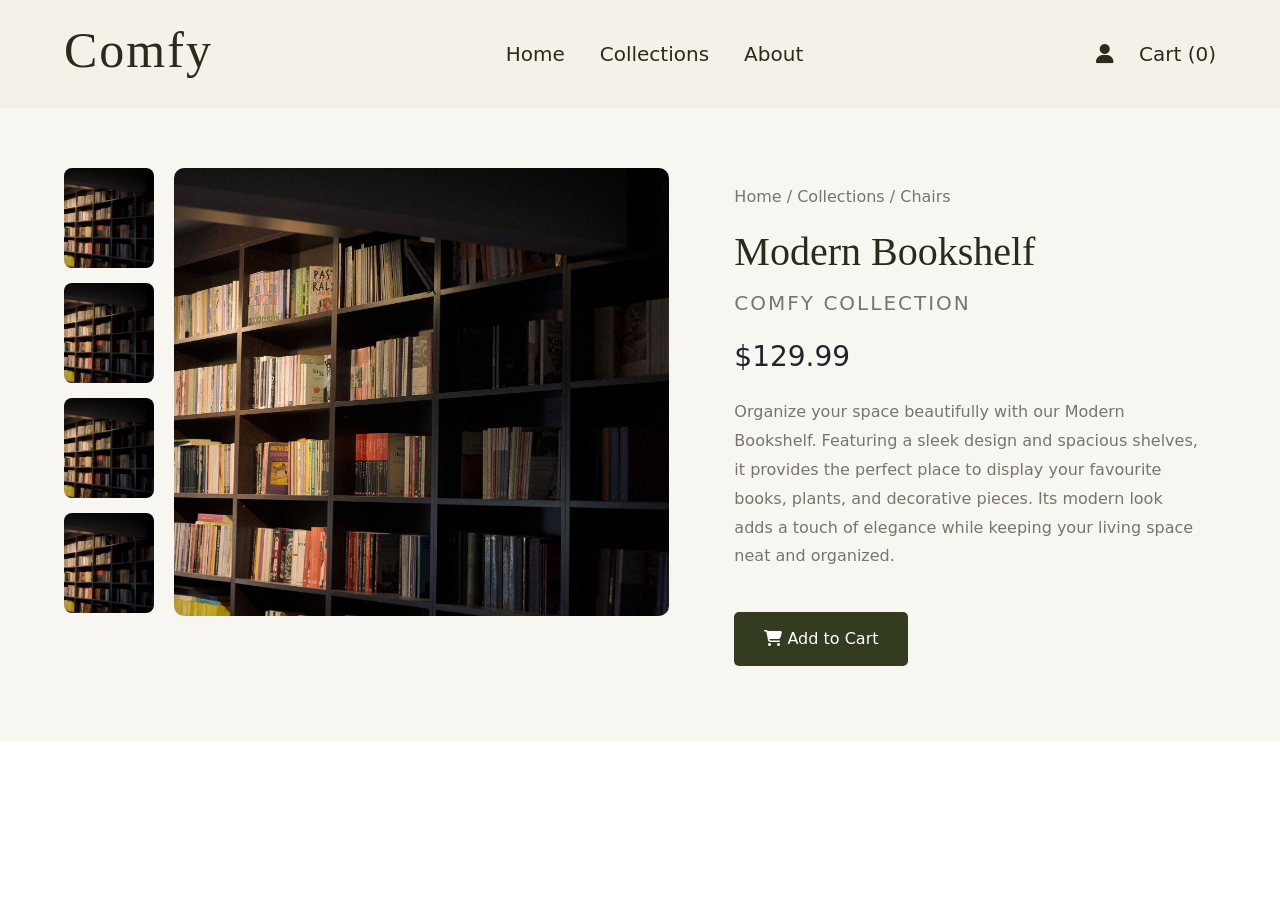
<file: product5.html>
<!DOCTYPE html>
<html lang="en">
<head>
    <meta charset="UTF-8">
    <meta name="viewport" content="width=device-width, initial-scale=1.0">

    <title>Modern Bookshelf | Comfy</title>

    <link href="https://cdn.jsdelivr.net/npm/bootstrap@5.3.3/dist/css/bootstrap.min.css" rel="stylesheet">

    <link rel="stylesheet" href="https://cdnjs.cloudflare.com/ajax/libs/font-awesome/6.5.0/css/all.min.css">

    <link rel="stylesheet" href="./CSS/style.css">
</head>

<body>
    <header class="product-header">
        <nav class="comfy-navbar">

            <div class="logo">
                <h2>Comfy</h2>
            </div>

            <div class="nav-links">
                <a href="./index.html">Home</a>
                <a href="./collections.html">Collections</a>
                <a href="#">About</a>
                <!-- <a href="#">Journal</a> -->
            </div>

            <div class="nav-icons">
                <div class="dropdown">
                    <button class="profile-btn" type="button" data-bs-toggle="dropdown">
                        <i class="fa-solid fa-user"></i>
                    </button>

                    <div class="dropdown-menu dropdown-menu-end p-3">
                        <h5>Welcome To Comfy</h5>
                        <p>Sign in for a better experience</p>

                        <a href="#" class="btn btn-outline-secondary w-100 mb-2">
                            Login
                        </a>

                        <a href="#" class="btn btn-warning w-100">
                            Sign Up
                        </a>
                    </div>
                </div>

                <a href="#">Cart (0)</a>
            </div>

        </nav>
    </header>

    <section class="single-product">

        <div class="product-gallery">
            <div class="product-thumbnails">

    <img src="./Assets/Images/BookShelf.jpg" alt="Chair view 1">

    <img src="./Assets/Images/BookShelf.jpg" alt="Chair view 2">

    <img src="./Assets/Images/BookShelf.jpg" alt="Chair view 3">

    <img src="./Assets/Images/BookShelf.jpg" alt="Chair view 4">

</div>
            <div class="main-product-image">
                <img src="./Assets/Images/BookShelf.jpg" alt="Bean Bag">
            </div>

        </div>
        <div class="product-description">

            <p class="breadcrumb">Home / Collections / Chairs</p>

            <h1>Modern Bookshelf</h1>

            <h5>COMFY COLLECTION</h5>

            <h3>$129.99</h3>
            <p>
                Organize your space beautifully with our Modern Bookshelf. Featuring a sleek design and spacious shelves, it provides the perfect place to display your favourite books, plants, and decorative pieces. Its modern look adds a touch of elegance while keeping your living space neat and organized.
            </p>

            <button class="add-cart-btn">
                <i class="fa-solid fa-cart-shopping"></i>
                Add to Cart
            </button>
        </div>
    </section>
    <script src="https://cdn.jsdelivr.net/npm/bootstrap@5.3.3/dist/js/bootstrap.bundle.min.js"></script>
</body>
</html>
</file>
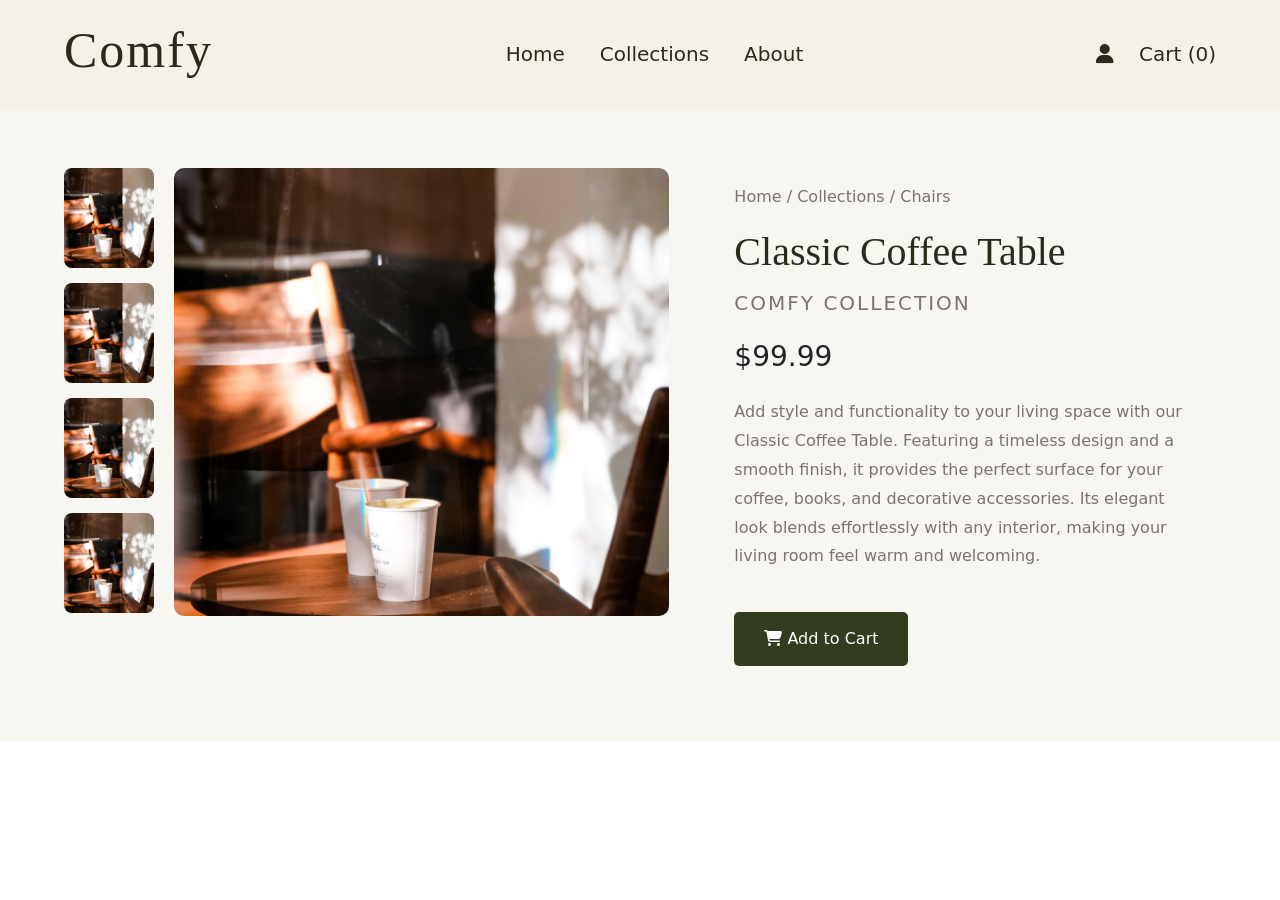
<file: product6.html>
<!DOCTYPE html>
<html lang="en">
<head>
    <meta charset="UTF-8">
    <meta name="viewport" content="width=device-width, initial-scale=1.0">

    <title>Classic Coffee Table | Comfy</title>

    <link href="https://cdn.jsdelivr.net/npm/bootstrap@5.3.3/dist/css/bootstrap.min.css" rel="stylesheet">

    <link rel="stylesheet" href="https://cdnjs.cloudflare.com/ajax/libs/font-awesome/6.5.0/css/all.min.css">

    <link rel="stylesheet" href="./CSS/style.css">
</head>

<body>
    <header class="product-header">
        <nav class="comfy-navbar">

            <div class="logo">
                <h2>Comfy</h2>
            </div>

            <div class="nav-links">
                <a href="./index.html">Home</a>
                <a href="./collections.html">Collections</a>
                <a href="#">About</a>
                <!-- <a href="#">Journal</a> -->
            </div>

            <div class="nav-icons">
                <div class="dropdown">
                    <button class="profile-btn" type="button" data-bs-toggle="dropdown">
                        <i class="fa-solid fa-user"></i>
                    </button>

                    <div class="dropdown-menu dropdown-menu-end p-3">
                        <h5>Welcome To Comfy</h5>
                        <p>Sign in for a better experience</p>

                        <a href="#" class="btn btn-outline-secondary w-100 mb-2">
                            Login
                        </a>

                        <a href="#" class="btn btn-warning w-100">
                            Sign Up
                        </a>
                    </div>
                </div>

                <a href="#">Cart (0)</a>
            </div>

        </nav>
    </header>

    <section class="single-product">

        <div class="product-gallery">
            <div class="product-thumbnails">

    <img src="./Assets/Images/Coffee Table.jpg" alt="Chair view 1">

    <img src="./Assets/Images/Coffee Table.jpg" alt="Chair view 2">

    <img src="./Assets/Images/Coffee Table.jpg" alt="Chair view 3">

    <img src="./Assets/Images/Coffee Table.jpg" alt="Chair view 4">

</div>
            <div class="main-product-image">
                <img src="./Assets/Images/Coffee Table.jpg" alt="Bean Bag">
            </div>

        </div>
        <div class="product-description">

            <p class="breadcrumb">Home / Collections / Chairs</p>

            <h1>Classic Coffee Table</h1>

            <h5>COMFY COLLECTION</h5>

            <h3>$99.99</h3>
            <p>
               Add style and functionality to your living space with our Classic Coffee Table. Featuring a timeless design and a smooth finish, it provides the perfect surface for your coffee, books, and decorative accessories. Its elegant look blends effortlessly with any interior, making your living room feel warm and welcoming.
            </p>

            <button class="add-cart-btn">
                <i class="fa-solid fa-cart-shopping"></i>
                Add to Cart
            </button>
        </div>
    </section>
    <script src="https://cdn.jsdelivr.net/npm/bootstrap@5.3.3/dist/js/bootstrap.bundle.min.js"></script>
</body>
</html>
</file>
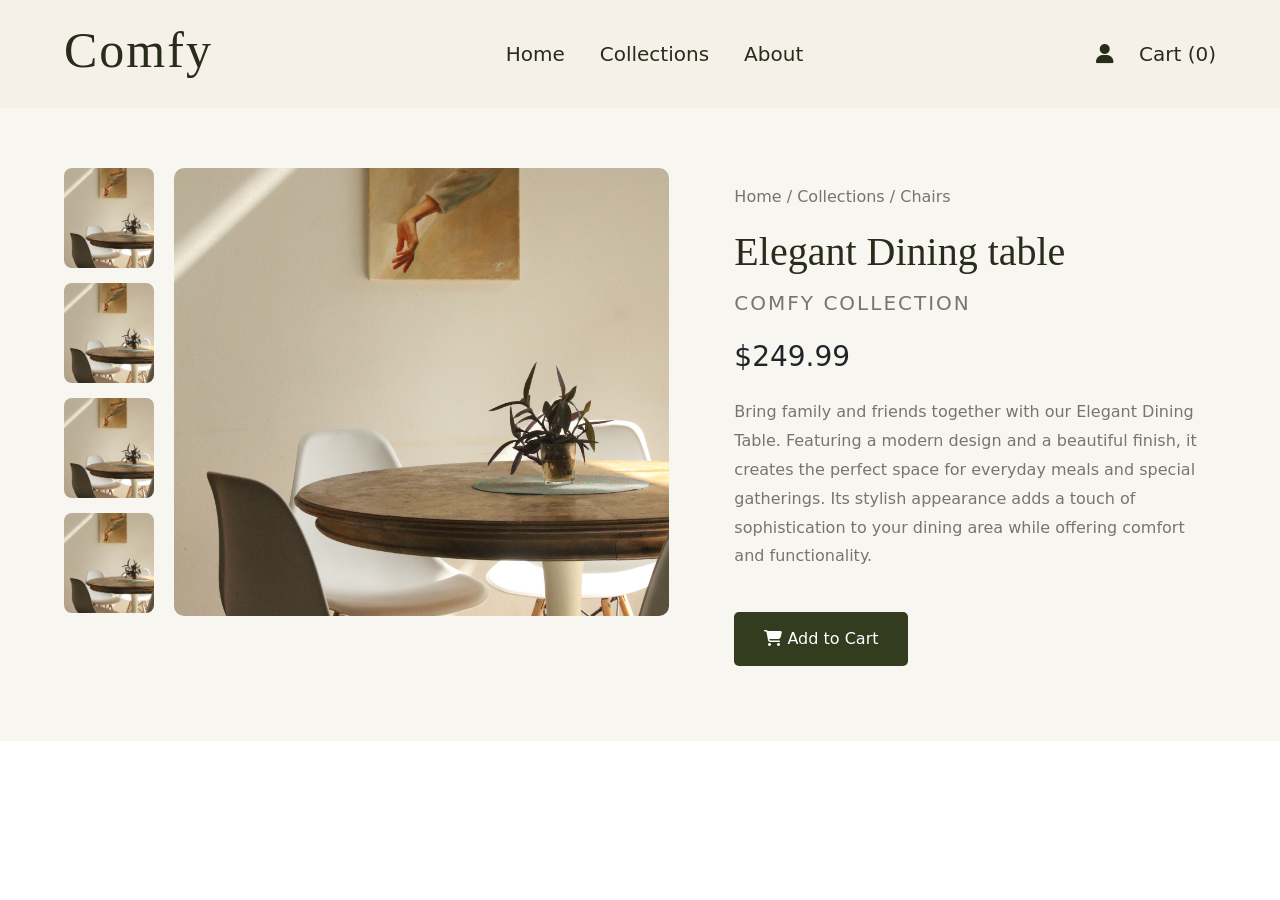
<file: product7.html>
<!DOCTYPE html>
<html lang="en">
<head>
    <meta charset="UTF-8">
    <meta name="viewport" content="width=device-width, initial-scale=1.0">

    <title>Elegant Dining Table | Comfy</title>

    <link href="https://cdn.jsdelivr.net/npm/bootstrap@5.3.3/dist/css/bootstrap.min.css" rel="stylesheet">

    <link rel="stylesheet" href="https://cdnjs.cloudflare.com/ajax/libs/font-awesome/6.5.0/css/all.min.css">

    <link rel="stylesheet" href="./CSS/style.css">
</head>

<body>
    <header class="product-header">
        <nav class="comfy-navbar">

            <div class="logo">
                <h2>Comfy</h2>
            </div>

            <div class="nav-links">
                <a href="./index.html">Home</a>
                <a href="./collections.html">Collections</a>
                <a href="#">About</a>
                <!-- <a href="#">Journal</a> -->
            </div>

            <div class="nav-icons">
                <div class="dropdown">
                    <button class="profile-btn" type="button" data-bs-toggle="dropdown">
                        <i class="fa-solid fa-user"></i>
                    </button>

                    <div class="dropdown-menu dropdown-menu-end p-3">
                        <h5>Welcome To Comfy</h5>
                        <p>Sign in for a better experience</p>

                        <a href="#" class="btn btn-outline-secondary w-100 mb-2">
                            Login
                        </a>

                        <a href="#" class="btn btn-warning w-100">
                            Sign Up
                        </a>
                    </div>
                </div>

                <a href="#">Cart (0)</a>
            </div>

        </nav>
    </header>

    <section class="single-product">

        <div class="product-gallery">
            <div class="product-thumbnails">

    <img src="./Assets/Images/Dining Table.jpg" alt="Chair view 1">

    <img src="./Assets/Images/Dining Table.jpg" alt="Chair view 2">

    <img src="./Assets/Images/Dining Table.jpg" alt="Chair view 3">

    <img src="./Assets/Images/Dining Table.jpg" alt="Chair view 4">

</div>
            <div class="main-product-image">
                <img src="./Assets/Images/Dining Table.jpg" Table.jpg" alt="Bean Bag">
            </div>

        </div>
        <div class="product-description">

            <p class="breadcrumb">Home / Collections / Chairs</p>

            <h1>Elegant Dining table</h1>

            <h5>COMFY COLLECTION</h5>

            <h3>$249.99</h3>
            <p>
              Bring family and friends together with our Elegant Dining Table. Featuring a modern design and a beautiful finish, it creates the perfect space for everyday meals and special gatherings. Its stylish appearance adds a touch of sophistication to your dining area while offering comfort and functionality.
            </p>

            <button class="add-cart-btn">
                <i class="fa-solid fa-cart-shopping"></i>
                Add to Cart
            </button>
        </div>
    </section>
    <script src="https://cdn.jsdelivr.net/npm/bootstrap@5.3.3/dist/js/bootstrap.bundle.min.js"></script>
</body>
</html>
</file>
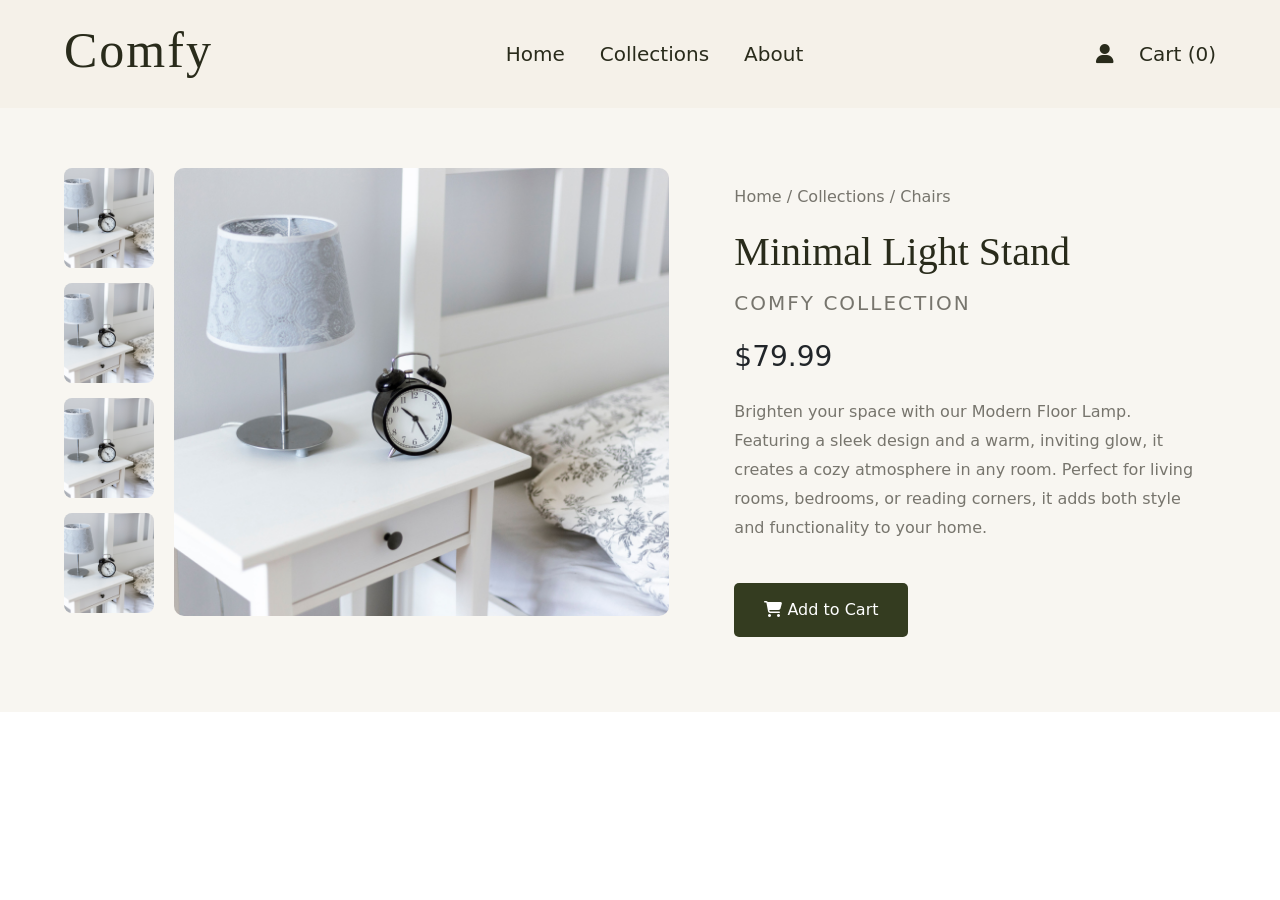
<file: product8.html>
<!DOCTYPE html>
<html lang="en">
<head>
    <meta charset="UTF-8">
    <meta name="viewport" content="width=device-width, initial-scale=1.0">

    <title>Minimal Light Stand | Comfy</title>

    <link href="https://cdn.jsdelivr.net/npm/bootstrap@5.3.3/dist/css/bootstrap.min.css" rel="stylesheet">

    <link rel="stylesheet" href="https://cdnjs.cloudflare.com/ajax/libs/font-awesome/6.5.0/css/all.min.css">

    <link rel="stylesheet" href="./CSS/style.css">
</head>

<body>
    <header class="product-header">
        <nav class="comfy-navbar">

            <div class="logo">
                <h2>Comfy</h2>
            </div>

            <div class="nav-links">
                <a href="./index.html">Home</a>
                <a href="./collections.html">Collections</a>
                <a href="#">About</a>
                <!-- <a href="#">Journal</a> -->
            </div>

            <div class="nav-icons">
                <div class="dropdown">
                    <button class="profile-btn" type="button" data-bs-toggle="dropdown">
                        <i class="fa-solid fa-user"></i>
                    </button>

                    <div class="dropdown-menu dropdown-menu-end p-3">
                        <h5>Welcome To Comfy</h5>
                        <p>Sign in for a better experience</p>

                        <a href="#" class="btn btn-outline-secondary w-100 mb-2">
                            Login
                        </a>

                        <a href="#" class="btn btn-warning w-100">
                            Sign Up
                        </a>
                    </div>
                </div>

                <a href="#">Cart (0)</a>
            </div>

        </nav>
    </header>

    <section class="single-product">

        <div class="product-gallery">
            <div class="product-thumbnails">

    <img src="./Assets/Images/nightstand.jpg" alt="Chair view 1">

    <img src="./Assets/Images/nightstand.jpg" alt="Chair view 2">
    <img src="./Assets/Images/nightstand.jpg" alt="Chair view 3">

    <img src="./Assets/Images/nightstand.jpg" alt="Chair view 4">

</div>
            <div class="main-product-image">
                <img src="./Assets/Images/nightstand.jpg" Table.jpg" alt="Bean Bag">
            </div>

        </div>
        <div class="product-description">

            <p class="breadcrumb">Home / Collections / Chairs</p>

            <h1>Minimal Light Stand</h1>

            <h5>COMFY COLLECTION</h5>

            <h3>$79.99</h3>
            <p>
              Brighten your space with our Modern Floor Lamp. Featuring a sleek design and a warm, inviting glow, it creates a cozy atmosphere in any room. Perfect for living rooms, bedrooms, or reading corners, it adds both style and functionality to your home.
            </p>

            <button class="add-cart-btn">
                <i class="fa-solid fa-cart-shopping"></i>
                Add to Cart
            </button>
        </div>
    </section>
    <script src="https://cdn.jsdelivr.net/npm/bootstrap@5.3.3/dist/js/bootstrap.bundle.min.js"></script>
</body>
</html>
</file>
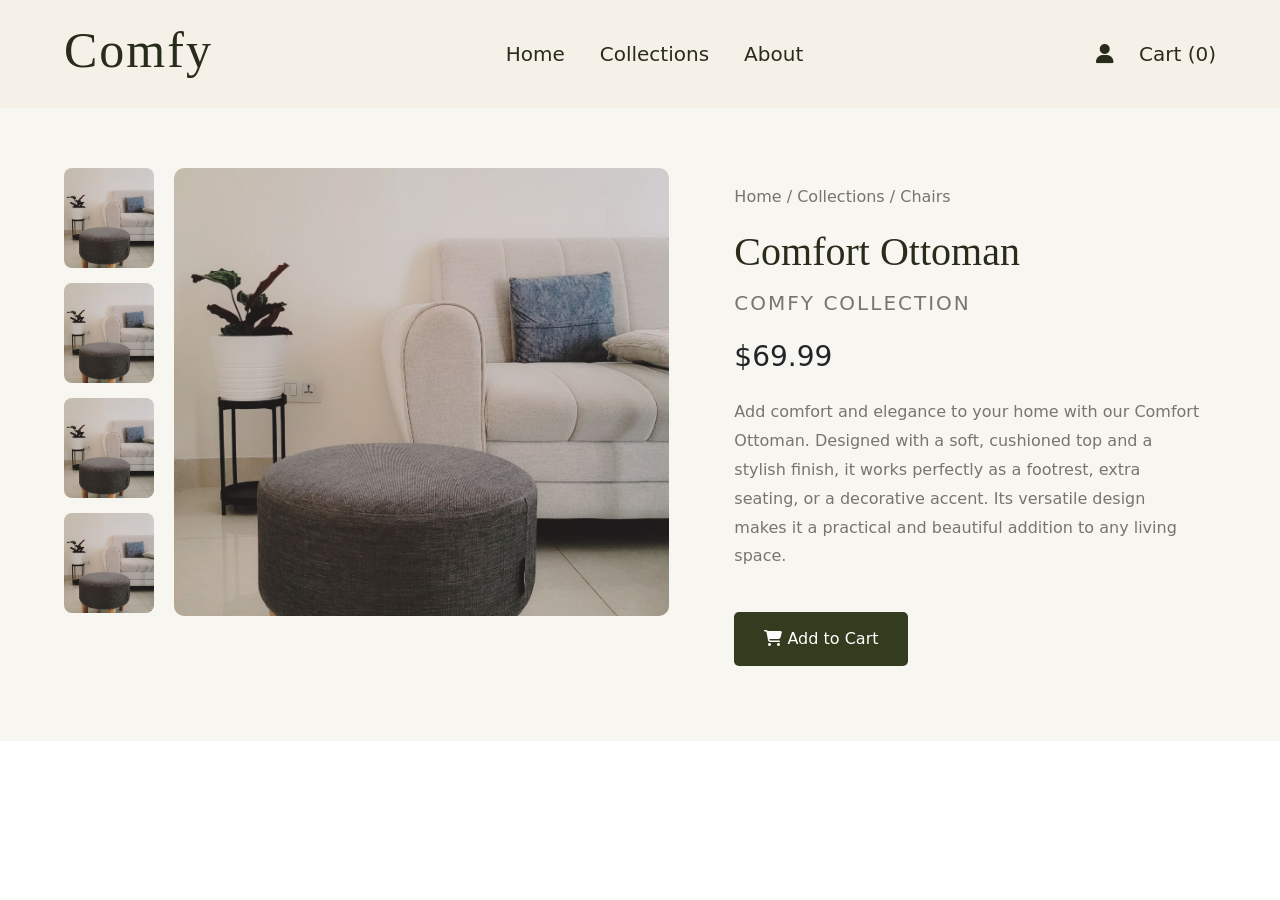
<file: product9.html>
<!DOCTYPE html>
<html lang="en">
<head>
    <meta charset="UTF-8">
    <meta name="viewport" content="width=device-width, initial-scale=1.0">

    <title>comfort Ottoman | Comfy</title>

    <link href="https://cdn.jsdelivr.net/npm/bootstrap@5.3.3/dist/css/bootstrap.min.css" rel="stylesheet">

    <link rel="stylesheet" href="https://cdnjs.cloudflare.com/ajax/libs/font-awesome/6.5.0/css/all.min.css">

    <link rel="stylesheet" href="./CSS/style.css">
</head>

<body>
    <header class="product-header">
        <nav class="comfy-navbar">

            <div class="logo">
                <h2>Comfy</h2>
            </div>

            <div class="nav-links">
                <a href="./index.html">Home</a>
                <a href="./collections.html">Collections</a>
                <a href="#">About</a>
                <!-- <a href="#">Journal</a> -->
            </div>

            <div class="nav-icons">
                <div class="dropdown">
                    <button class="profile-btn" type="button" data-bs-toggle="dropdown">
                        <i class="fa-solid fa-user"></i>
                    </button>

                    <div class="dropdown-menu dropdown-menu-end p-3">
                        <h5>Welcome To Comfy</h5>
                        <p>Sign in for a better experience</p>

                        <a href="#" class="btn btn-outline-secondary w-100 mb-2">
                            Login
                        </a>

                        <a href="#" class="btn btn-warning w-100">
                            Sign Up
                        </a>
                    </div>
                </div>

                <a href="#">Cart (0)</a>
            </div>

        </nav>
    </header>

    <section class="single-product">

        <div class="product-gallery">
            <div class="product-thumbnails">

    <img src="./Assets/Images/Ottoman.jpg" alt="Chair view 1">

    <img src="./Assets/Images/Ottoman.jpg" alt="Chair view 2">
    <img src="./Assets/Images/Ottoman.jpg" alt="Chair view 3">

    <img src="./Assets/Images/Ottoman.jpg" alt="Chair view 4">

</div>
            <div class="main-product-image">
                <img src="./Assets/Images/Ottoman.jpg" Table.jpg" alt="Bean Bag">
            </div>

        </div>
        <div class="product-description">

            <p class="breadcrumb">Home / Collections / Chairs</p>

            <h1>Comfort Ottoman</h1>

            <h5>COMFY COLLECTION</h5>

            <h3>$69.99</h3>
            <p>
              Add comfort and elegance to your home with our Comfort Ottoman. Designed with a soft, cushioned top and a stylish finish, it works perfectly as a footrest, extra seating, or a decorative accent. Its versatile design makes it a practical and beautiful addition to any living space.
            </p>

            <button class="add-cart-btn">
                <i class="fa-solid fa-cart-shopping"></i>
                Add to Cart
            </button>
        </div>
    </section>
    <script src="https://cdn.jsdelivr.net/npm/bootstrap@5.3.3/dist/js/bootstrap.bundle.min.js"></script>
</body>
</html>
</file>
<file: CSS/style.css>
* {
    margin: 0;
    padding: 0;
}

.hero {
    background-image: url("../Assets/Images/main-bcg.jpeg");
    background-size: cover;
    background-position: center;
    background-repeat: no-repeat;
    min-height: 100vh;
}

.comfy-navbar {
    display: flex;
    justify-content: space-between;
    align-items: center;
    padding: 20px 5%;
    background: transparent;
}

.logo h2 {
    color: #292b1b;
    font-size: 50px;
    font-family: Georgia, serif;
    letter-spacing: 2px;
}

.nav-links {
    display: flex;
    gap: 35px;
}

.nav-links a {
    text-decoration: none;
    color: #292b1b;
    font-size: 20px;
    font-weight: 500;
}

.nav-icons {
    display: flex;
    align-items: center;
    gap: 25px;
}

.nav-icons a {
    text-decoration: none;
    color: white;
    font-size: 20px;
}

.nav-icons .dropdown button {
    color: whitesmoke;
    border: none;
    background: transparent;
    font-size: 20px;
}

.dropdown-menu {
    width: 300px;
    border: none;
    border-radius: 15px;
    box-shadow: 0 5px 20px rgba(0,0,0,0.15);
}

.dropdown-menu h5 {
    color: #292b1b;
}

.dropdown-menu p {
    color: #77756d;
    font-size: 14px;
}

.nav-links a:hover,
.nav-icons a:hover {
    color: #9b7046;
}

.hero-content {
    width: 45%;
    padding: 60px 5%;
}

.tagline {
    color: #77756d;
    font-size: 15px;
    letter-spacing: 3px;
    font-weight: 600;
}

.hero-content h1 {
    color: #292b1b;
    font-size: 65px;
    font-family: Georgia, serif;
    line-height: 1.15;
    margin-top: 25px;
    margin-bottom: 20px;
}

.hero-content p {
    color: #77756d;
    font-size: 16px;
    line-height: 1.8;
    max-width: 420px;
    margin-bottom: 30px;
}

.collection-btn {
    display: inline-block;
    background-color: #343c20;
    color: white;
    padding: 15px 25px;
    text-decoration: none;
    border-radius: 5px;
    font-size: 15px;
    letter-spacing: 1px;
}

.collection-btn i {
    margin-left: 12px;
}

.collection-btn:hover {
    background-color: #77756d;
    color: white;
}

.featured-products {
    text-align: center;
    font-size: 27
    px;
    color: #292b1b;
}

.product-grid {
    display: grid;
    grid-template-columns: repeat(3, 1fr);
    gap: 30px;
}

.product-card img {
    margin-top: 23px;
    width: 330px;
    height: 280px;
    object-fit: cover;
    margin: 0;
    border-radius: 20px;
}

.product-card h3 {
    font-family: 'Times New Roman', Times, serif;
    margin-top: 15px;
    font-size: 23px;
}

.product-card p {
    font-size: medium;
    font-weight: bold;
}

.all-products-btn {
    background-color: #343c20;
    color: white;
    padding: 13px 25px;
    text-decoration: none;
    border-radius: 5px;
    font-size: 15px;
    letter-spacing: 1px;
    display: inline-block;
    margin-top: 20px;
}

.all-products-btn:hover {
    background-color: #77756d;
    color: white;
}

.product-image {
    position: relative;
    overflow: hidden;
}

.product-icons {
    position: absolute;
    top: 50%;
    left: 50%;
    transform: translate(-50%, -50%);
    display: flex;
    gap: 15px;
    opacity: 0;
    transition: 0.3s ease;
}

.product-icons a {
    background-color: orangered;
    color: #292b1b;
    padding: 12px;
    border-radius: 60%;
    text-decoration: none;
}

.product-image:hover .product-icons {
    opacity: 1;
}

.product-header {
    background-color: #f5f1e9;
    width: 100%;
}

.single-product {
    display: flex;
    gap: 50px;
    padding: 60px 5%;
    background-color: #f8f6f1;
}

.product-gallery {
    display: flex;
    gap: 20px;
    width: 55%;
}

.product-thumbnails {
    display: flex;
    flex-direction: column;
    gap: 15px;
}

.product-thumbnails img {
    width: 90px;
    height: 100px;
    object-fit: cover;
    border-radius: 8px;
    cursor: pointer;
}

.main-product-image {
    flex: 1;
}

.main-product-image img {
    width: 100%;
    height: 448px;
    object-fit: cover;
    border-radius: 10px;
}

.product-description {
    width: 45%;
    padding: 15px;
}

.product-description h1 {
    font-family: Georgia, serif;
    margin: 15px 0;
    color: #292b1b;
}

.product-description h5 {
    color: #77756d;
    letter-spacing: 2px;
}

.product-description h3 {
    margin: 25px 0;
}

.product-description p {
    color: #77756d;
    line-height: 1.8;
}

.add-cart-btn {
    background-color: #343c20;
    color: white;
    padding: 15px 30px;
    border: none;
    border-radius: 5px;
    margin-top: 25px;
    cursor: pointer;
}

.collections-banner {
    background-color: #eef3f7;
    padding: 20px 5%;
}

.collections-banner h1 {
    color: #607f9b;
    font-size: 35px;
}
.collections-container {
    display: flex;
    align-items: flex-start;
    gap: 45px;
    padding: 40px 5%;
    background-color: white;
    width: 100%;
    box-sizing: border-box;
}
.category-sidebar {
    width: 18%;
    flex-shrink: 0;
}
.search-box {
    width: 100%;
    padding: 12px;
    border: none;
    background-color: #eef3f7;
    border-radius: 5px;
    margin-bottom: 30px;
    box-sizing: border-box;
}
.filter-section {
    margin-bottom: 30px;
}
.filter-section h3 {
    font-size: 20px;
    color: #292b1b;
    margin-bottom: 15px;
}
.filter-section ul {
    list-style: none;
    padding: 0;
}

.filter-section li {
    margin-bottom: 15px;
}

.filter-section a {
    text-decoration: none;
    color: #77756d;
}

.filter-section a:hover {
    color: #9b7046;
}

.filter-section input[type="range"] {
    width: 100%;
    cursor: pointer;
}
.collections-products {
    flex: 1;
    min-width: 0;
    width: 82%;
}

.collections-products .product-grid {
    display: grid;
    grid-template-columns: repeat(3, minmax(0, 1fr));
    gap: 35px 25px;
    width: 100%;
    padding: 0;
    margin: 0;
    box-sizing: border-box;
}
.collections-products .product-card {
    width: 100%;
    min-width: 0;
    text-align: center;
    box-sizing: border-box;
}

.collections-products .product-image {
    position: relative;
    width: 100%;
    height: 210px;
    overflow: hidden;
    border-radius: 8px;
}

.collections-products .product-card img {
    width: 100%;
    height: 100%;
    object-fit: cover;
    display: block;
    margin: 0;
    border-radius: 8px;
}

.collections-products .product-card h3 {
    color: #607f9b;
    font-size: 17px;
    letter-spacing: 1px;
    margin-top: 18px;
}

.collections-products .product-card p {
    color: #292b1b;
    font-weight: bold;
    margin-top: 5px;
}
.collections-products .product-icons {
    position: absolute;
    top: 50%;
    left: 50%;
    transform: translate(-50%, -50%);
    display: flex;
    gap: 15px;
    opacity: 0;
    transition: 0.3s ease;
}

.collections-products .product-image:hover .product-icons {
    opacity: 1;
}

.collections-products .product-icons a {
    background-color: white;
    color: #292b1b;
    padding: 12px;
    border-radius: 50%;
    text-decoration: none;
}

.collections-products .product-icons a:hover {
    background-color: #9b7046;
    color: white;
}
.product-header .nav-icons a {
    color: #292b1b;
}
.product-header .nav-icons .profile-btn {
    color: #292b1b;
}
</file>
